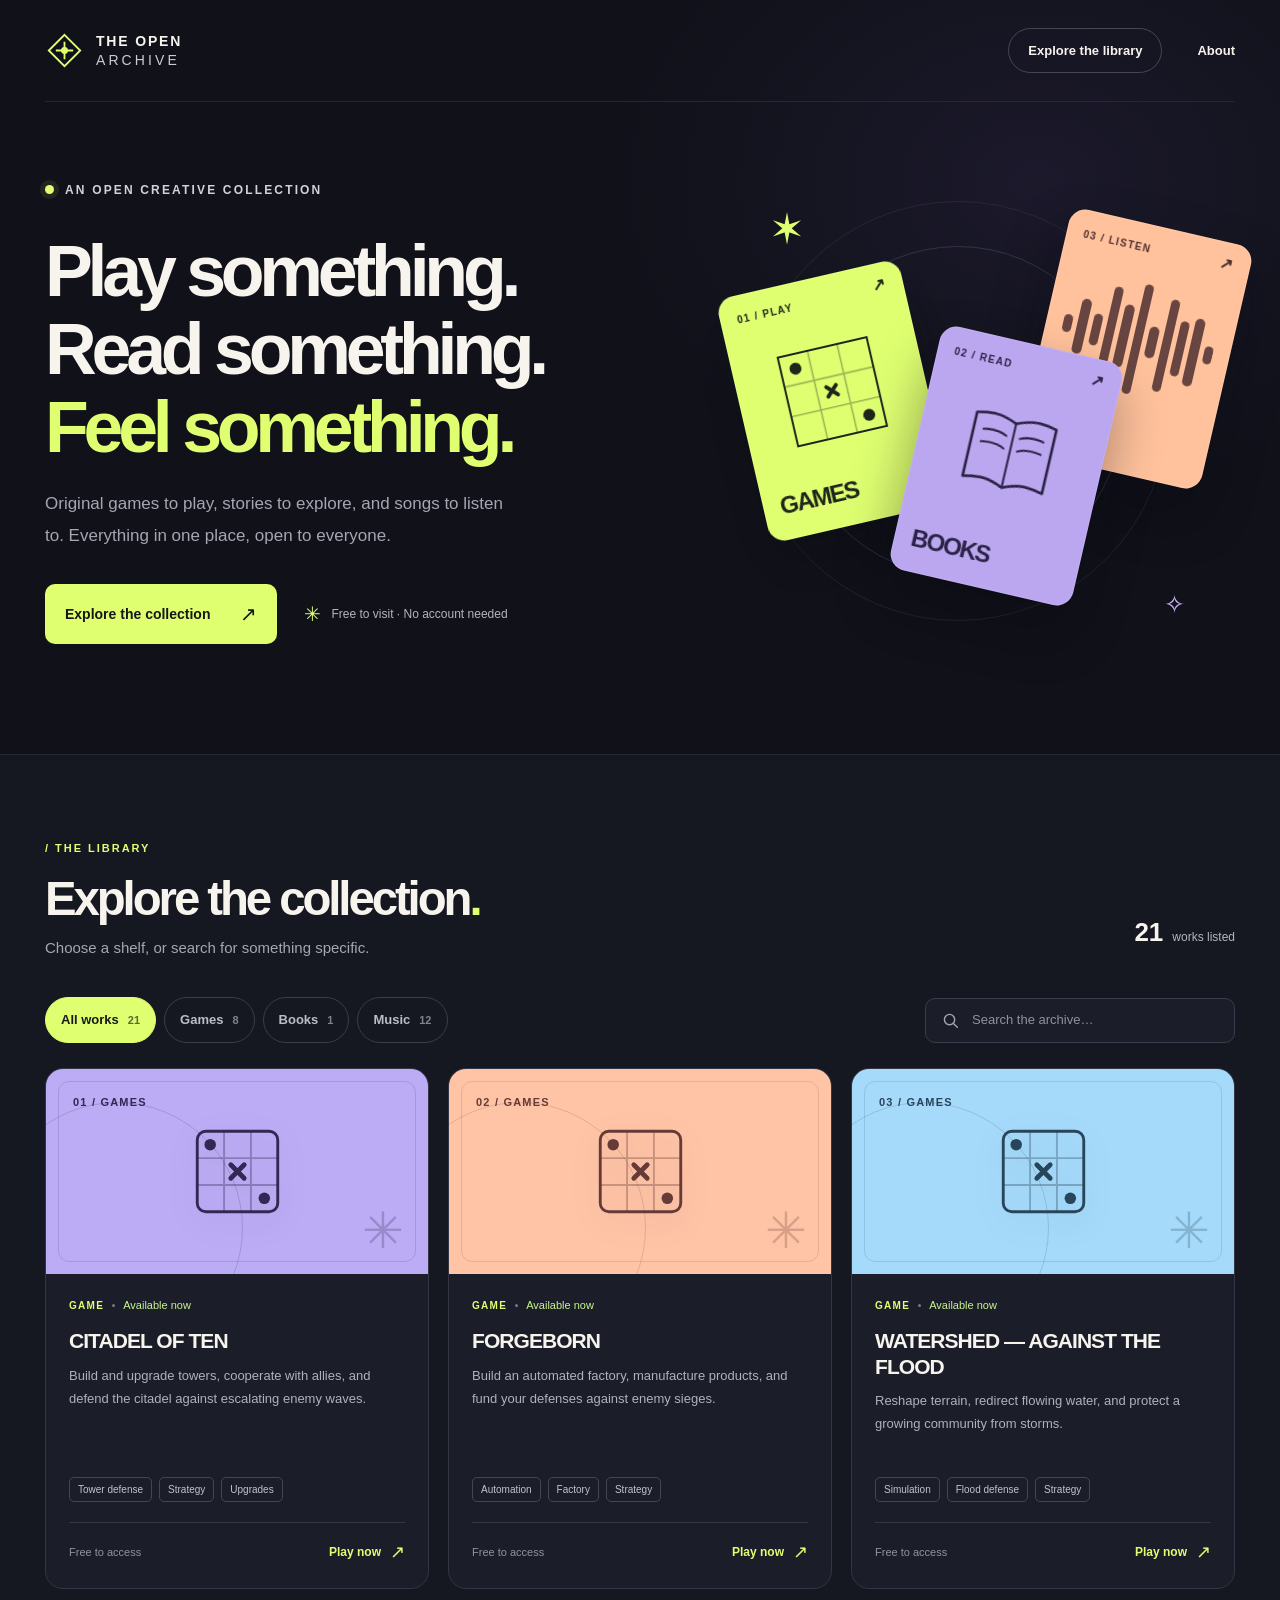
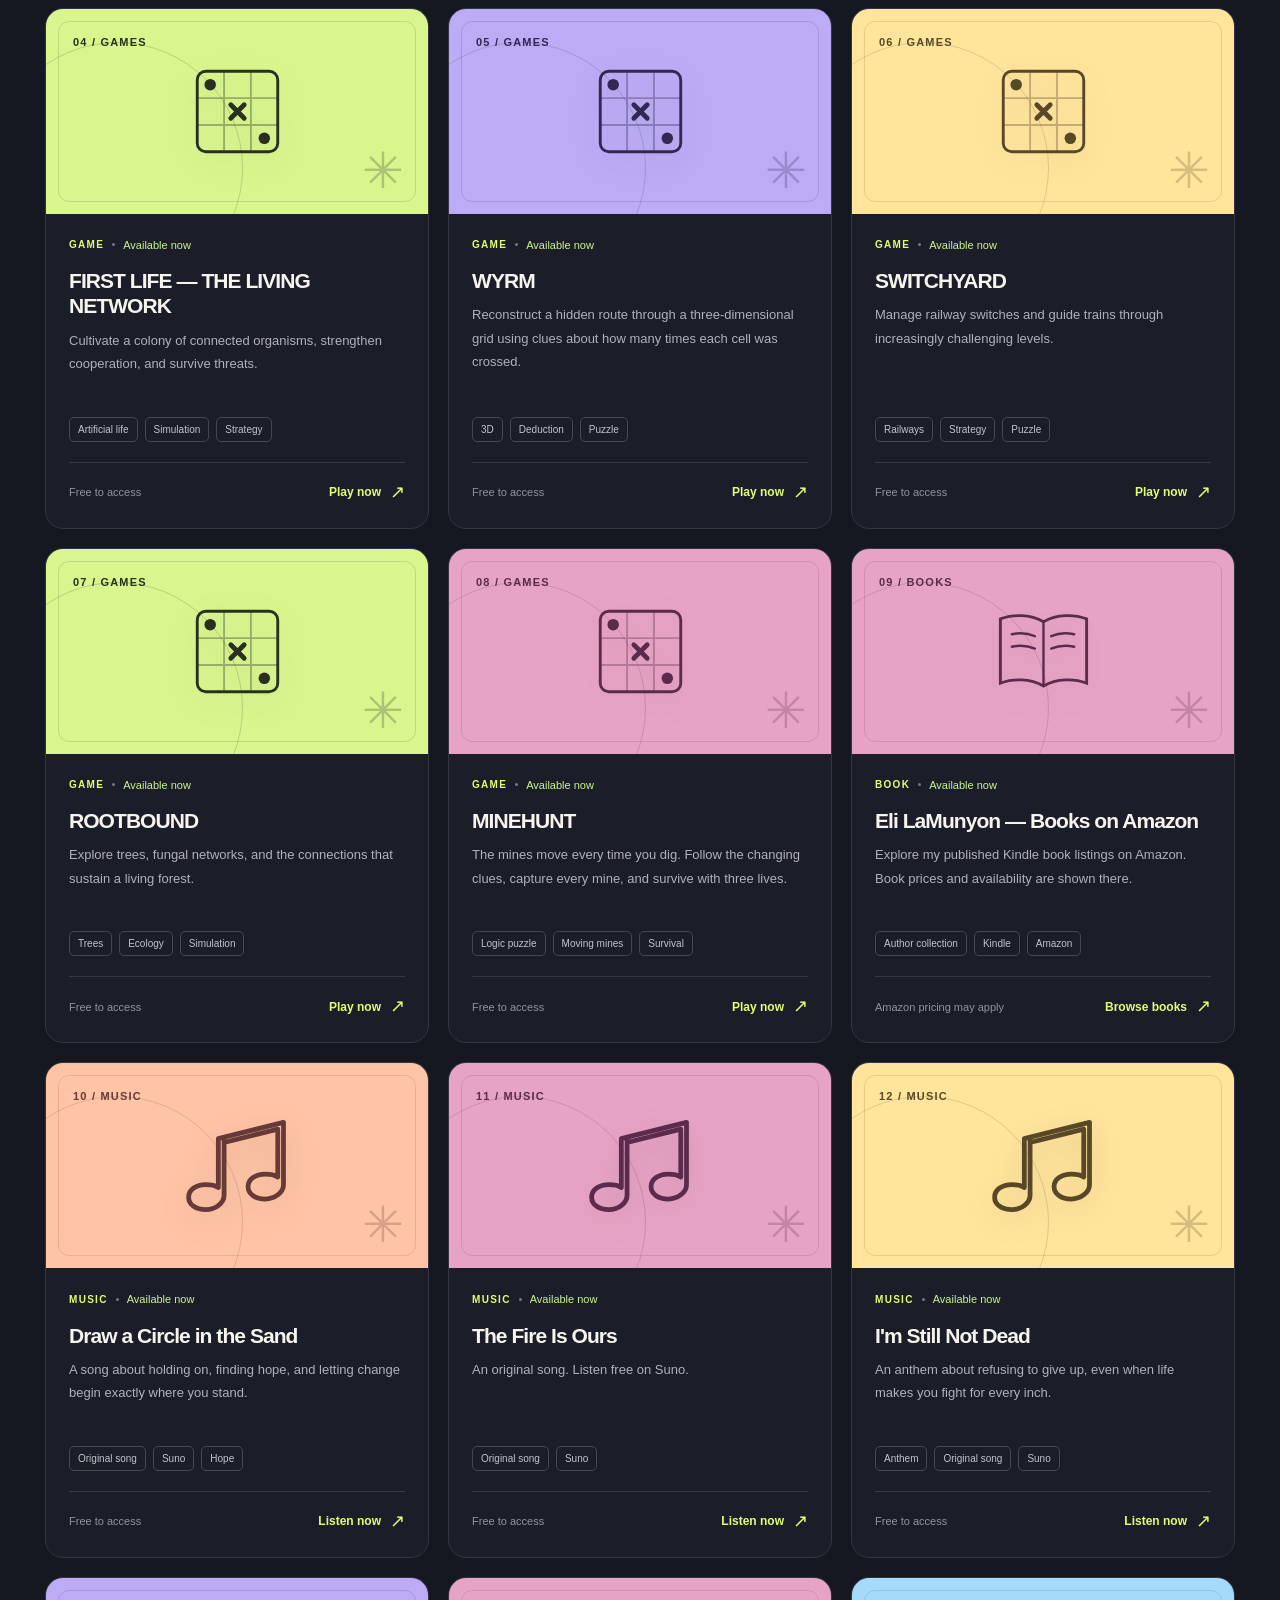
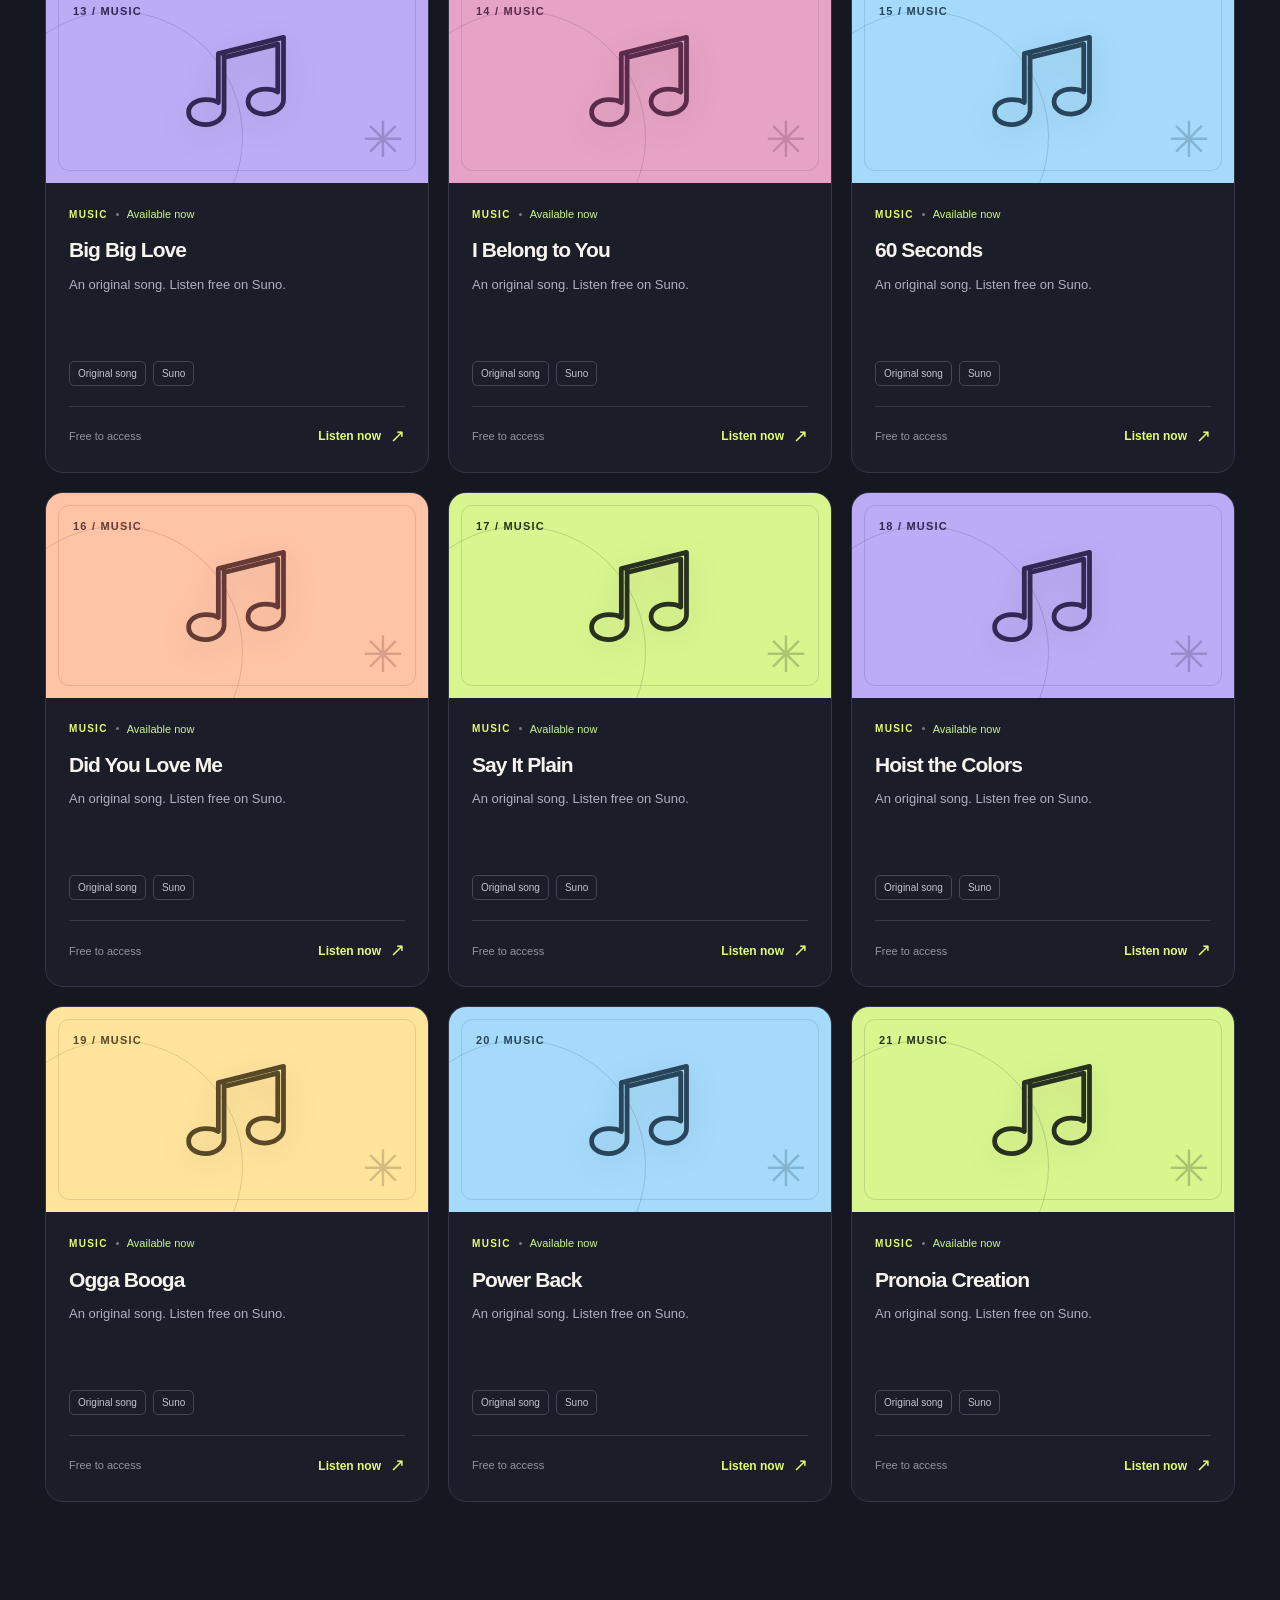
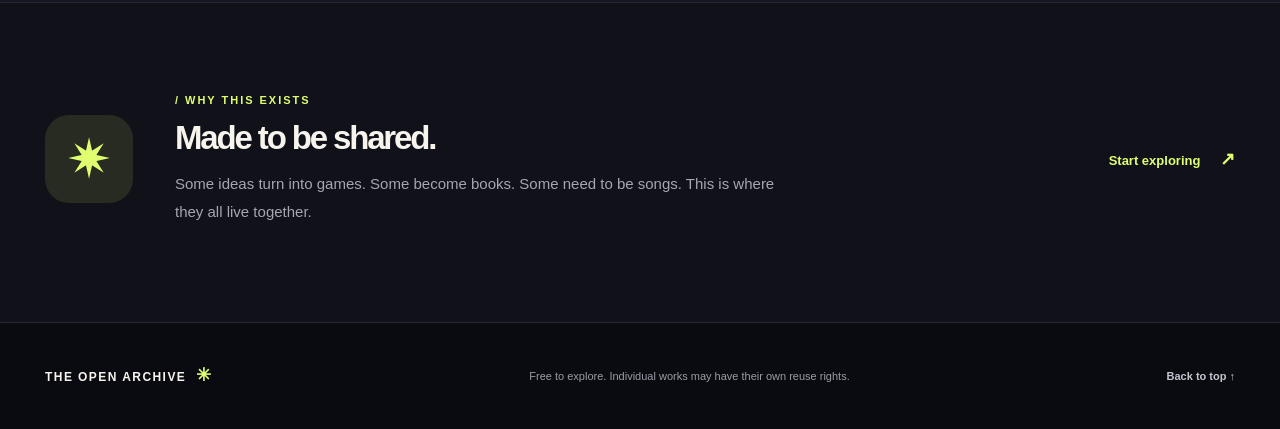
<file: index.html>
<!doctype html>
<html lang="en">
<head>
  <meta charset="utf-8">
  <meta name="viewport" content="width=device-width, initial-scale=1">
  <meta name="theme-color" content="#11121b">
  <meta name="description" content="A free-to-visit creative library of original games, books, and songs.">
  <title>The Open Archive — Games, Books & Music</title>
  <link rel="icon" type="image/svg+xml" href="assets/favicon.svg">
  <link rel="stylesheet" href="styles.css?v=20261110-books-fix3">
  <script src="catalog.js?v=20261124-playgama" defer></script>
  <script src="app.js?v=20261124-playgama" defer></script>
</head>
<body>
  <a class="skip-link" href="#collection">Skip to the collection</a>
  <div class="page-glow" aria-hidden="true"></div>

  <header class="site-header container">
    <a class="brand" href="./" aria-label="The Open Archive — home">
      <span class="brand-mark" aria-hidden="true">
        <svg viewBox="0 0 36 36" fill="none"><path d="M18 3.5 32.5 18 18 32.5 3.5 18 18 3.5Z" stroke="currentColor" stroke-width="1.7"/><path d="M18 10v16M10 18h16" stroke="currentColor" stroke-width="1.7"/><circle cx="18" cy="18" r="3.2" fill="currentColor"/></svg>
      </span>
      <span class="brand-text">THE OPEN<span>ARCHIVE</span></span>
    </a>
    <nav class="header-nav" aria-label="Main navigation">
      <a href="#collection">Explore the library</a>
      <a href="#about" class="nav-about">About</a>
    </nav>
  </header>

  <main>
    <section class="hero container" aria-labelledby="hero-title">
      <div class="hero-copy">
        <div class="eyebrow"><span class="eyebrow-dot" aria-hidden="true"></span> AN OPEN CREATIVE COLLECTION</div>
        <h1 id="hero-title">Play something.<br>Read something.<br><em>Feel something.</em></h1>
        <p class="hero-description" id="site-intro">A home for the games, stories, and music I create. Come in, explore, and find something worth keeping.</p>
        <div class="hero-actions">
          <a class="primary-button" href="#collection">Explore the collection <span aria-hidden="true">↗</span></a>
          <span class="free-note"><span class="free-note-star" aria-hidden="true">✳</span> Free to visit · No account needed</span>
        </div>
      </div>

      <div class="hero-art" aria-hidden="true">
        <div class="art-orbit orbit-back"></div>
        <div class="art-orbit orbit-front"></div>
        <div class="art-card art-games"><div class="art-card-top"><span>01 / PLAY</span><span>↗</span></div><svg viewBox="0 0 120 116" fill="none"><path d="M14 12H106V104H14V12Z" stroke="currentColor" stroke-width="2"/><path d="M44.7 12V104M75.3 12V104M14 42.7H106M14 73.3H106" stroke="currentColor" stroke-opacity=".34" stroke-width="1.6"/><path d="m55 52 10 10m0-10L55 62" stroke="currentColor" stroke-width="4" stroke-linecap="round"/><circle cx="29" cy="27" r="6" fill="currentColor"/><circle cx="91" cy="89" r="6" fill="currentColor"/></svg><strong>GAMES</strong></div>
        <div class="art-card art-music"><div class="art-card-top"><span>03 / LISTEN</span><span>↗</span></div><div class="wave-bars"><i></i><i></i><i></i><i></i><i></i><i></i><i></i><i></i><i></i><i></i><i></i></div><strong>MUSIC</strong></div>
        <div class="art-card art-books"><div class="art-card-top"><span>02 / READ</span><span>↗</span></div><svg viewBox="0 0 120 116" fill="none"><path d="M60 24c-15-7-27-7-41-3v66c14-4 26-4 41 3 15-7 27-7 41-3V21c-14-4-26-4-41 3Z" stroke="currentColor" stroke-width="2.7" stroke-linejoin="round"/><path d="M60 24v66M29 36c10-2 18-1 24 2M29 49c10-2 18-1 24 2M67 38c6-3 14-4 24-2M67 51c6-3 14-4 24-2" stroke="currentColor" stroke-width="2.1" stroke-linecap="round"/></svg><strong>BOOKS</strong></div>
        <div class="art-spark art-spark-one">✶</div><div class="art-spark art-spark-two">✧</div>
      </div>
    </section>

    <section class="library-section" id="collection" aria-labelledby="collection-title">
      <div class="container">
        <div class="section-heading">
          <div><div class="section-overline">/ THE LIBRARY</div><h2 id="collection-title">Explore the collection<span class="title-dot">.</span></h2><p>Choose a shelf, or search for something specific.</p></div>
          <div class="collection-count"><span id="visible-count">0</span><span id="count-word">works listed</span></div>
        </div>
        <div class="toolbar">
          <div class="filter-tabs" role="group" aria-label="Filter by type">
            <button class="filter is-active" data-filter="all" type="button" aria-pressed="true">All works <span id="count-all">0</span></button>
            <button class="filter" data-filter="games" type="button" aria-pressed="false">Games <span id="count-games">0</span></button>
            <button class="filter" data-filter="books" type="button" aria-pressed="false">Books <span id="count-books">0</span></button>
            <button class="filter" data-filter="music" type="button" aria-pressed="false">Music <span id="count-music">0</span></button>
          </div>
          <label class="search-box" for="search-input">
            <svg viewBox="0 0 24 24" fill="none" aria-hidden="true"><circle cx="10.8" cy="10.8" r="6.5" stroke="currentColor" stroke-width="1.8"/><path d="m16 16 4.6 4.6" stroke="currentColor" stroke-width="1.8" stroke-linecap="round"/></svg>
            <input id="search-input" type="search" placeholder="Search the archive…" autocomplete="off" aria-label="Search games, books, and music">
          </label>
        </div>
        <div class="books-shortcut" id="books-shortcut" hidden>
          <div class="books-shortcut-copy">
            <span class="books-shortcut-eyebrow">/ AUTHOR BOOKSHELF</span>
            <strong>Find my books on Amazon.</strong>
            <p>Browse my Kindle book listings. Amazon displays current prices and availability.</p>
          </div>
          <a href="https://www.amazon.com/s?k=eli+lamunyon&amp;i=digital-text" target="_blank" rel="noopener noreferrer">Browse books on Amazon <span aria-hidden="true">↗</span></a>
        </div>
        <div class="works-grid" id="works-grid" aria-live="polite"></div>
        <div class="empty-state" id="empty-state" hidden>
          <span class="empty-symbol" aria-hidden="true">✳</span>
          <h3 id="empty-title">Nothing on this shelf yet.</h3>
          <p id="empty-description">New work will appear here when it is added.</p>
          <button type="button" id="clear-filters">Show all works</button>
        </div>
      </div>
    </section>

    <section class="about-section container" id="about">
      <div class="about-icon" aria-hidden="true">✷</div>
      <div class="about-copy"><div class="section-overline">/ WHY THIS EXISTS</div><h2>Made to be shared.</h2><p id="about-text">Some ideas turn into games. Some become books. Some need to be songs. This is where they all live together.</p></div>
      <a href="#collection" class="about-link">Start exploring <span aria-hidden="true">↗</span></a>
    </section>
  </main>

  <footer class="site-footer"><div class="container footer-content"><div class="footer-brand">THE OPEN ARCHIVE <span>✳</span></div><p>Free to explore. Individual works may have their own reuse rights.</p><a href="#" id="back-to-top">Back to top ↑</a></div></footer>
</body>
</html>
</file>
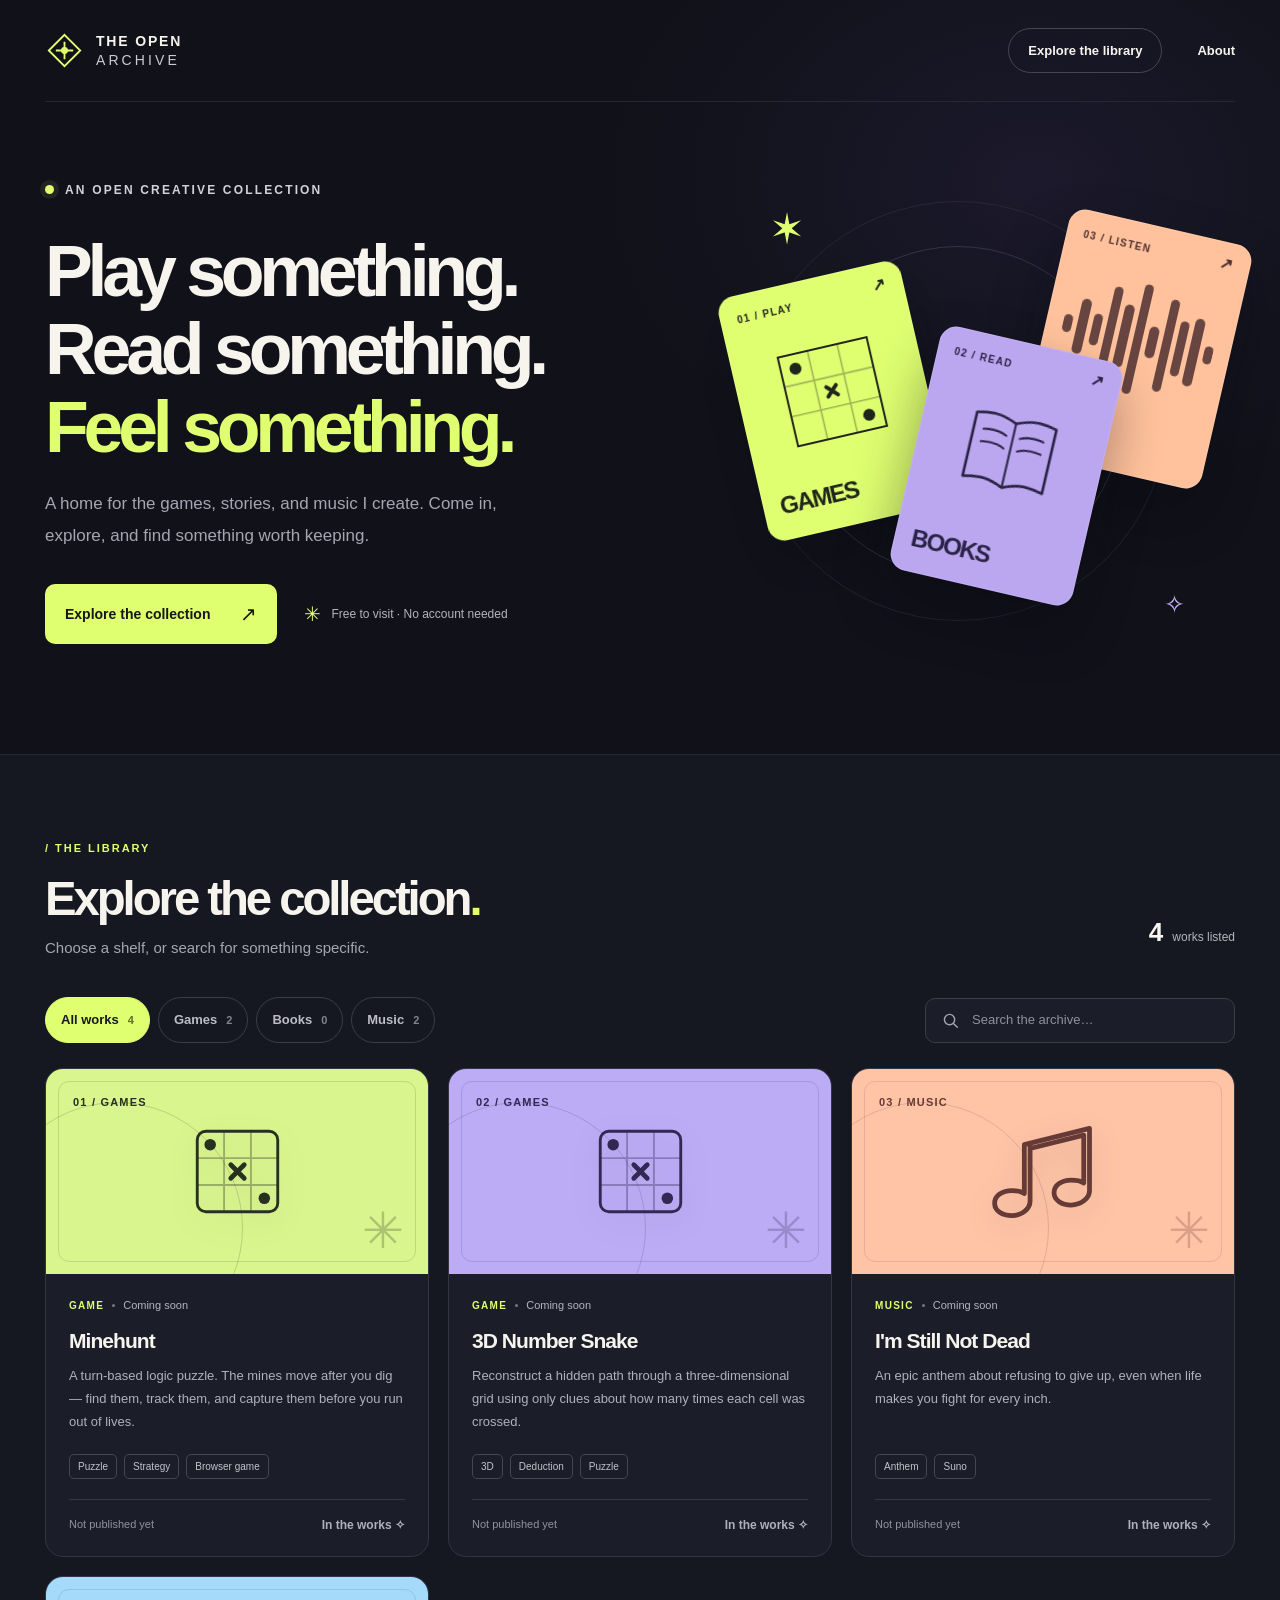
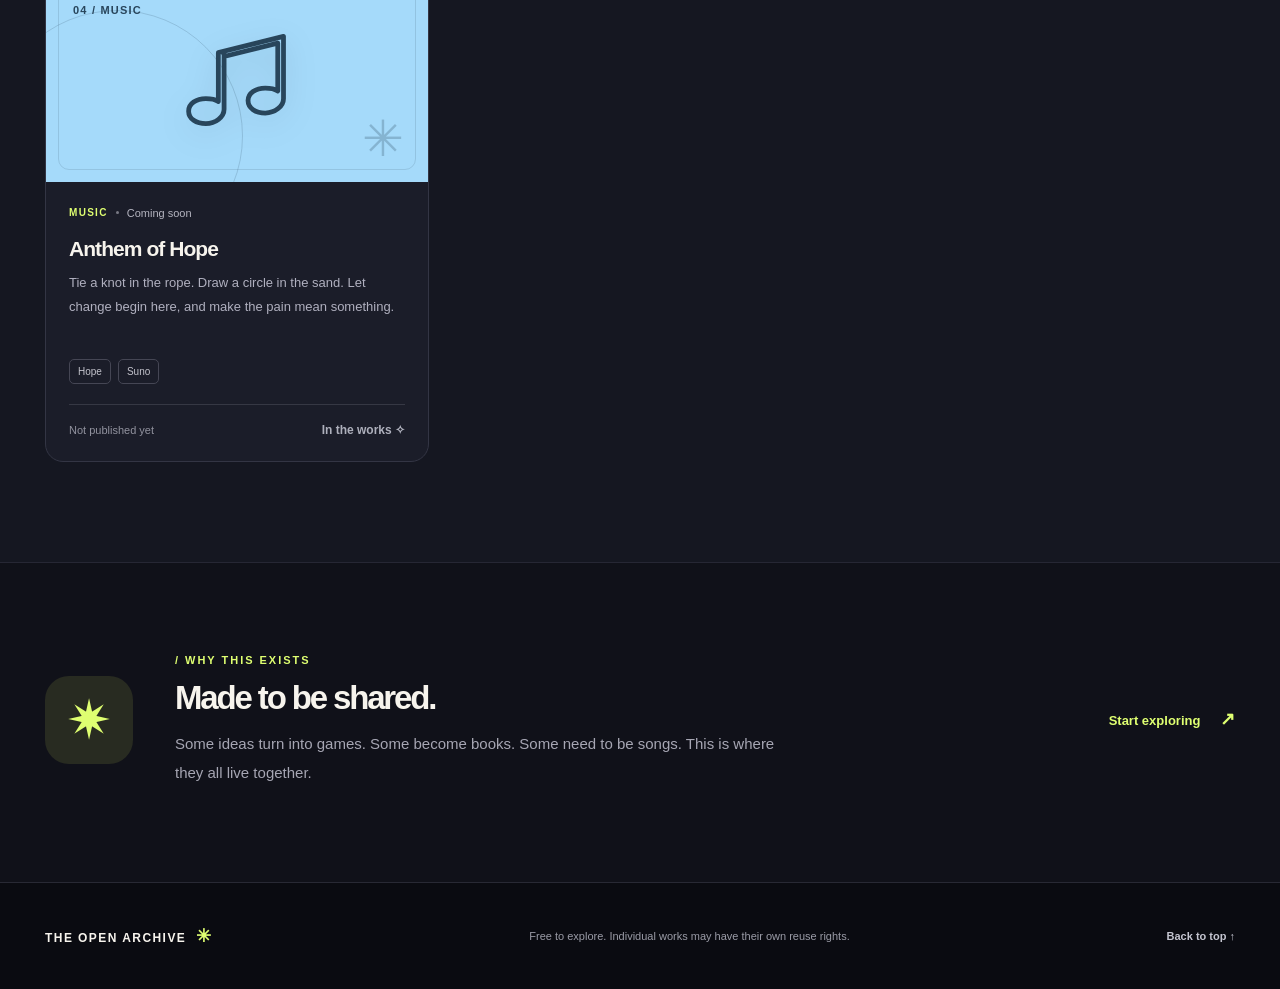
<file: open-archive-site/index.html>
<!doctype html>
<html lang="en">
<head>
  <meta charset="utf-8">
  <meta name="viewport" content="width=device-width, initial-scale=1">
  <meta name="theme-color" content="#11121b">
  <meta name="description" content="A free-to-visit creative library of original games, books, and songs.">
  <title>The Open Archive — Games, Books & Music</title>
  <link rel="icon" type="image/svg+xml" href="assets/favicon.svg">
  <link rel="stylesheet" href="styles.css">
  <script src="catalog.js" defer></script>
  <script src="app.js" defer></script>
</head>
<body>
  <a class="skip-link" href="#collection">Skip to the collection</a>
  <div class="page-glow" aria-hidden="true"></div>

  <header class="site-header container">
    <a class="brand" href="./" aria-label="The Open Archive — home">
      <span class="brand-mark" aria-hidden="true">
        <svg viewBox="0 0 36 36" fill="none"><path d="M18 3.5 32.5 18 18 32.5 3.5 18 18 3.5Z" stroke="currentColor" stroke-width="1.7"/><path d="M18 10v16M10 18h16" stroke="currentColor" stroke-width="1.7"/><circle cx="18" cy="18" r="3.2" fill="currentColor"/></svg>
      </span>
      <span class="brand-text">THE OPEN<span>ARCHIVE</span></span>
    </a>
    <nav class="header-nav" aria-label="Main navigation">
      <a href="#collection">Explore the library</a>
      <a href="#about" class="nav-about">About</a>
    </nav>
  </header>

  <main>
    <section class="hero container" aria-labelledby="hero-title">
      <div class="hero-copy">
        <div class="eyebrow"><span class="eyebrow-dot" aria-hidden="true"></span> AN OPEN CREATIVE COLLECTION</div>
        <h1 id="hero-title">Play something.<br>Read something.<br><em>Feel something.</em></h1>
        <p class="hero-description" id="site-intro">A home for the games, stories, and music I create. Come in, explore, and find something worth keeping.</p>
        <div class="hero-actions">
          <a class="primary-button" href="#collection">Explore the collection <span aria-hidden="true">↗</span></a>
          <span class="free-note"><span class="free-note-star" aria-hidden="true">✳</span> Free to visit · No account needed</span>
        </div>
      </div>

      <div class="hero-art" aria-hidden="true">
        <div class="art-orbit orbit-back"></div>
        <div class="art-orbit orbit-front"></div>
        <div class="art-card art-games"><div class="art-card-top"><span>01 / PLAY</span><span>↗</span></div><svg viewBox="0 0 120 116" fill="none"><path d="M14 12H106V104H14V12Z" stroke="currentColor" stroke-width="2"/><path d="M44.7 12V104M75.3 12V104M14 42.7H106M14 73.3H106" stroke="currentColor" stroke-opacity=".34" stroke-width="1.6"/><path d="m55 52 10 10m0-10L55 62" stroke="currentColor" stroke-width="4" stroke-linecap="round"/><circle cx="29" cy="27" r="6" fill="currentColor"/><circle cx="91" cy="89" r="6" fill="currentColor"/></svg><strong>GAMES</strong></div>
        <div class="art-card art-music"><div class="art-card-top"><span>03 / LISTEN</span><span>↗</span></div><div class="wave-bars"><i></i><i></i><i></i><i></i><i></i><i></i><i></i><i></i><i></i><i></i><i></i></div><strong>MUSIC</strong></div>
        <div class="art-card art-books"><div class="art-card-top"><span>02 / READ</span><span>↗</span></div><svg viewBox="0 0 120 116" fill="none"><path d="M60 24c-15-7-27-7-41-3v66c14-4 26-4 41 3 15-7 27-7 41-3V21c-14-4-26-4-41 3Z" stroke="currentColor" stroke-width="2.7" stroke-linejoin="round"/><path d="M60 24v66M29 36c10-2 18-1 24 2M29 49c10-2 18-1 24 2M67 38c6-3 14-4 24-2M67 51c6-3 14-4 24-2" stroke="currentColor" stroke-width="2.1" stroke-linecap="round"/></svg><strong>BOOKS</strong></div>
        <div class="art-spark art-spark-one">✶</div><div class="art-spark art-spark-two">✧</div>
      </div>
    </section>

    <section class="library-section" id="collection" aria-labelledby="collection-title">
      <div class="container">
        <div class="section-heading">
          <div><div class="section-overline">/ THE LIBRARY</div><h2 id="collection-title">Explore the collection<span class="title-dot">.</span></h2><p>Choose a shelf, or search for something specific.</p></div>
          <div class="collection-count"><span id="visible-count">0</span><span id="count-word">works listed</span></div>
        </div>
        <div class="toolbar">
          <div class="filter-tabs" role="group" aria-label="Filter by type">
            <button class="filter is-active" data-filter="all" type="button" aria-pressed="true">All works <span id="count-all">0</span></button>
            <button class="filter" data-filter="games" type="button" aria-pressed="false">Games <span id="count-games">0</span></button>
            <button class="filter" data-filter="books" type="button" aria-pressed="false">Books <span id="count-books">0</span></button>
            <button class="filter" data-filter="music" type="button" aria-pressed="false">Music <span id="count-music">0</span></button>
          </div>
          <label class="search-box" for="search-input">
            <svg viewBox="0 0 24 24" fill="none" aria-hidden="true"><circle cx="10.8" cy="10.8" r="6.5" stroke="currentColor" stroke-width="1.8"/><path d="m16 16 4.6 4.6" stroke="currentColor" stroke-width="1.8" stroke-linecap="round"/></svg>
            <input id="search-input" type="search" placeholder="Search the archive…" autocomplete="off" aria-label="Search games, books, and music">
          </label>
        </div>
        <div class="works-grid" id="works-grid" aria-live="polite"></div>
        <div class="empty-state" id="empty-state" hidden>
          <span class="empty-symbol" aria-hidden="true">✳</span>
          <h3 id="empty-title">Nothing on this shelf yet.</h3>
          <p id="empty-description">New work will appear here when it is added.</p>
          <button type="button" id="clear-filters">Show all works</button>
        </div>
      </div>
    </section>

    <section class="about-section container" id="about">
      <div class="about-icon" aria-hidden="true">✷</div>
      <div class="about-copy"><div class="section-overline">/ WHY THIS EXISTS</div><h2>Made to be shared.</h2><p id="about-text">Some ideas turn into games. Some become books. Some need to be songs. This is where they all live together.</p></div>
      <a href="#collection" class="about-link">Start exploring <span aria-hidden="true">↗</span></a>
    </section>
  </main>

  <footer class="site-footer"><div class="container footer-content"><div class="footer-brand">THE OPEN ARCHIVE <span>✳</span></div><p>Free to explore. Individual works may have their own reuse rights.</p><a href="#" id="back-to-top">Back to top ↑</a></div></footer>
</body>
</html>
</file>
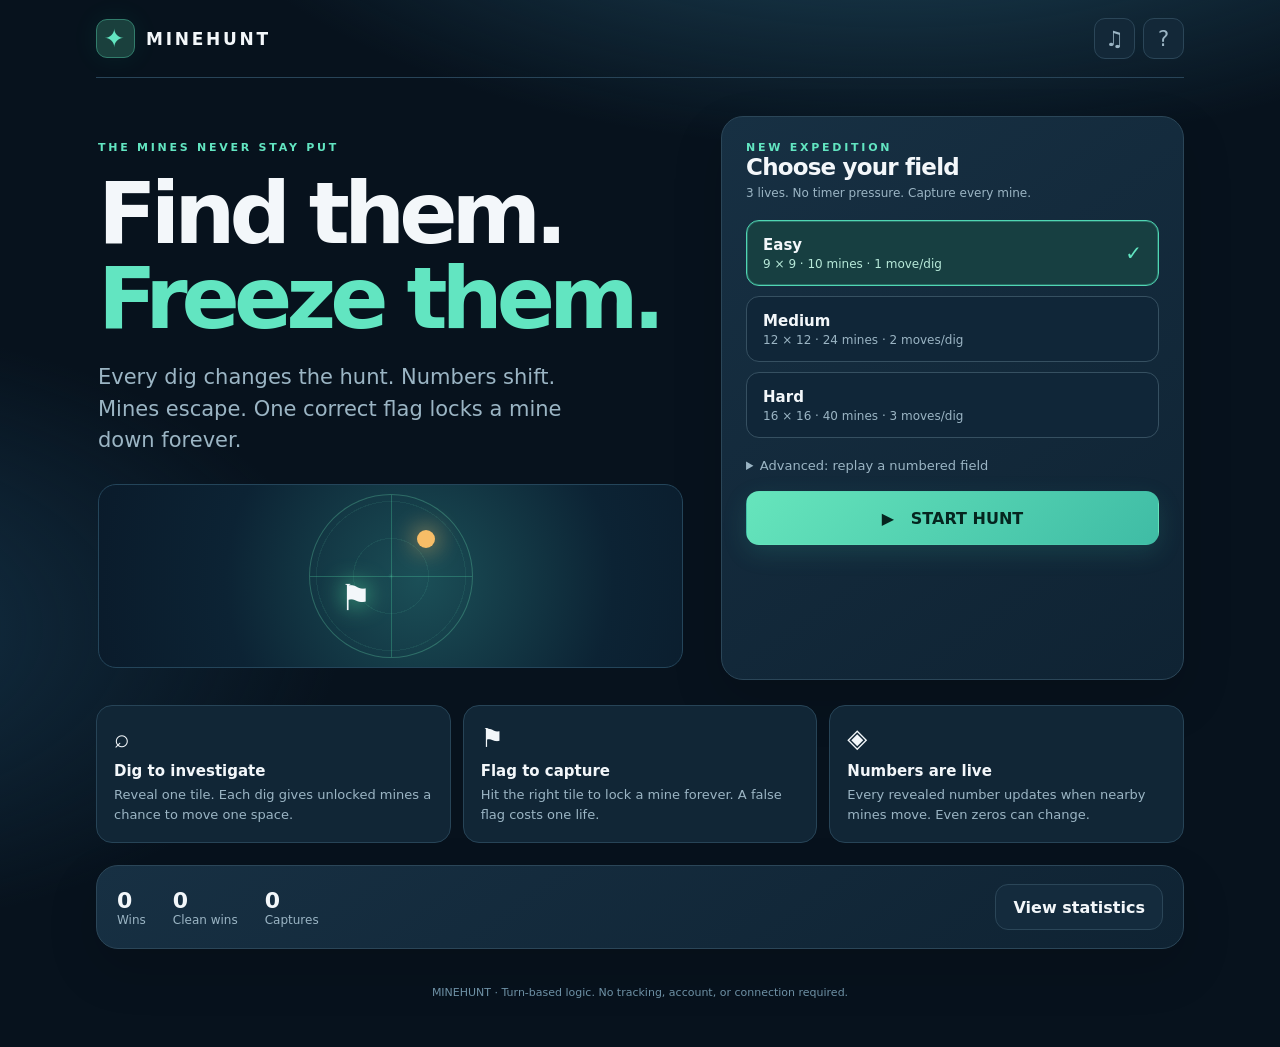
<file: games/minehunt/index.html>
<!doctype html>
<html lang="en">
<head>
<meta charset="utf-8">
<meta name="viewport" content="width=device-width,initial-scale=1,maximum-scale=5,viewport-fit=cover">
<meta name="theme-color" content="#07121d">
<meta name="description" content="Minehunt: hunt moving mines with live clues, limited lives, and permanent captures.">
<style>
:root{font-family:Inter,ui-sans-serif,system-ui,-apple-system,BlinkMacSystemFont,"Segoe UI",sans-serif;color-scheme:dark;--bg:#07121d;--panel:#122334;--panel-soft:#172b3d;--border:#2b4658;--ink:#f3f7fa;--muted:#9bb5c4;--teal:#62e5c1;--gold:#f7bd67;--danger:#ff6c83;--tile:#25445c;--cell:39px}
*{box-sizing:border-box}html{min-height:100%;background:var(--bg)}body{margin:0;min-height:100vh;background:radial-gradient(ellipse 80% 45% at 70% -18%,#235269 0%,transparent 72%),radial-gradient(ellipse 55% 35% at -20% 60%,#15354b 0%,transparent 85%),var(--bg);color:var(--ink)}[hidden]{display:none!important}button,input{font:inherit}button{cursor:pointer}button:focus-visible,input:focus-visible{outline:3px solid var(--gold);outline-offset:3px}button:disabled{cursor:default;opacity:.55}button:hover:not(:disabled){filter:brightness(1.09)}.shell{width:min(1120px,100%);margin:0 auto;padding:0 16px 48px}.topbar{height:78px;display:flex;align-items:center;justify-content:space-between;border-bottom:1px solid #284458;gap:12px}.brand{display:flex;align-items:center;gap:11px;color:var(--ink);font-weight:900;letter-spacing:.16em;font-size:17px}.brand-icon{height:39px;width:39px;display:grid;place-items:center;border-radius:11px;background:#1a403d;border:1px solid #327d6c;color:var(--teal);font-size:25px;box-shadow:0 0 28px #2bf8af12}.top-actions{display:flex;align-items:center;gap:8px}.icon-button{width:41px;height:41px;display:inline-grid;place-items:center;border:1px solid var(--border);border-radius:11px;color:var(--muted);background:#132838;font-size:21px}.eyebrow{text-transform:uppercase;font-size:11px;font-weight:900;letter-spacing:.25em;color:var(--teal)}.home{padding:38px 0 10px}.home-grid{display:grid;grid-template-columns:minmax(0,1.1fr) minmax(295px,.85fr);gap:26px;align-items:stretch}.hero{padding:20px 12px 12px 2px}.hero h1{font-size:clamp(47px,8vw,86px);line-height:.99;letter-spacing:-.07em;margin:16px 0 19px;max-width:580px}.hero h1 span{color:var(--teal)}.hero p{font-size:clamp(17px,2vw,21px);line-height:1.5;color:var(--muted);max-width:510px}.hero-visual{height:184px;display:flex;align-items:center;justify-content:center;margin-top:27px;position:relative;overflow:hidden;border-radius:18px;border:1px solid #24455a;background:radial-gradient(circle at 55% 52%,#1b4f57 0,#0c2334 58%,#0a1b2b 100%)}.radar{position:relative;width:164px;height:164px;border-radius:50%;border:1px solid #6cdfb04d;background:radial-gradient(circle,#5bdfb110 0 2px,transparent 3px),repeating-radial-gradient(circle,#5fd0ac18 0 1px,transparent 1px 37px)}.radar:before,.radar:after{content:"";position:absolute;background:#54dda94a}.radar:before{height:1px;width:100%;top:50%}.radar:after{width:1px;height:100%;left:50%}.radar-dot{position:absolute;width:18px;height:18px;border-radius:50%;background:var(--gold);box-shadow:0 0 25px var(--gold);top:35px;left:107px}.radar-flag{position:absolute;font-size:36px;top:82px;left:30px;filter:drop-shadow(0 0 12px #58e9a4)}.card{border:1px solid var(--border);border-radius:22px;background:linear-gradient(145deg,#173043,#0f2333);box-shadow:0 20px 50px #00000025}.setup{padding:24px}.card-title{font-size:23px;font-weight:850;letter-spacing:-.035em;margin:0 0 6px}.muted{color:var(--muted)}.small{font-size:12px}.difficulty-list{display:grid;gap:10px;margin:20px 0}.difficulty{display:flex;align-items:center;justify-content:space-between;gap:12px;text-align:left;width:100%;padding:14px 16px;border:1px solid #365061;border-radius:13px;background:#102638;color:var(--ink)}.difficulty.active{border-color:#50d6b3;background:#173f41;box-shadow:inset 0 0 0 1px #50d6b350}.difficulty .diff-title{font-weight:800;font-size:15px}.difficulty .diff-meta{color:var(--muted);font-size:12px;margin-top:3px}.difficulty.active .diff-meta{color:#b7e9d9}.difficulty .tick{font-size:20px;color:var(--teal);opacity:0}.difficulty.active .tick{opacity:1}.btn{display:inline-flex;justify-content:center;align-items:center;gap:9px;padding:12px 17px;border:1px solid transparent;border-radius:13px;font-weight:850;color:var(--ink);background:#1c3648;min-height:46px}.btn.primary{background:linear-gradient(135deg,#66e5bc,#3fbca5);color:#05251f;box-shadow:0 8px 25px #35bba22a}.btn.secondary{border-color:var(--border);background:#142b3d}.btn.outline{border:1px solid #397c73;background:transparent;color:var(--teal)}.btn.ghost{border-color:transparent;background:transparent;color:var(--muted)}.btn.danger{background:#71283c;color:#fff;border-color:#a8445c}.btn.full{width:100%}.btn.big{min-height:54px;font-size:16px}.btn:active:not(:disabled){transform:translateY(1px)}.seed-details{margin:12px 0 18px;color:var(--muted);font-size:13px}.seed-details summary{cursor:pointer}.seed-input{margin-top:9px;width:100%;padding:10px 12px;border-radius:9px;border:1px solid var(--border);background:#091b2a;color:var(--ink)}.quick-rules{display:grid;grid-template-columns:repeat(3,minmax(0,1fr));gap:12px;margin-top:25px}.rule-card{padding:17px;background:#112636;border:1px solid #274457;border-radius:16px}.rule-card .rule-icon{font-size:26px}.rule-card h3{font-size:15px;margin:9px 0 5px}.rule-card p{font-size:13px;line-height:1.55;color:var(--muted);margin:0}.stats-box{margin-top:22px;padding:18px 20px;display:flex;flex-wrap:wrap;justify-content:space-between;align-items:center;gap:15px}.stat-preview{display:flex;gap:27px}.stat-preview strong{font-size:22px;display:block}.stat-preview span{display:block;color:var(--muted);font-size:12px}.section-heading{display:flex;align-items:center;gap:12px;justify-content:space-between;margin:19px 0}.section-heading h2{font-size:23px;margin:0}.game{padding-top:13px}.game-header{display:flex;align-items:center;justify-content:space-between;gap:12px;flex-wrap:wrap}.crumb{font-size:11px;text-transform:uppercase;letter-spacing:.2em;color:var(--muted);font-weight:800}.game-title{font-size:28px;font-weight:950;margin:3px 0 0;letter-spacing:-.045em}.game-meta{font-size:12px;color:var(--muted);margin-top:4px}.game-header-buttons{display:flex;gap:7px}.dashboard{display:grid;grid-template-columns:1.1fr 1fr 1fr 1fr;gap:10px;margin:18px 0 14px}.metric{background:#142b3c;border:1px solid #2c475a;border-radius:14px;padding:13px 14px;min-height:79px}.metric .caption{font-size:10px;letter-spacing:.08em;text-transform:uppercase;color:#9cbbca;font-weight:850;margin-bottom:7px}.metric .value{font-size:23px;font-weight:850;line-height:1.2}.metric .value.heart{color:var(--danger);letter-spacing:3px;white-space:nowrap;font-size:21px}.metric .value .dim{color:#3d5364}.play-layout{display:grid;grid-template-columns:minmax(0,1fr) 240px;gap:16px;align-items:start}.board-card{min-width:0;padding:13px;border:1px solid #2d5062;border-radius:18px;background:#0e2232;box-shadow:0 22px 55px #0000002f}.board-top{display:flex;justify-content:space-between;gap:12px;align-items:center;padding:4px 5px 12px}.board-label{font-size:12px;color:var(--muted);font-weight:750}.zoom{display:flex;gap:6px;align-items:center}.zoom button{height:31px;width:31px;border-radius:9px;border:1px solid #3b5669;background:#21384b;color:white;font-size:20px}.board-scroll{overflow:auto;max-height:min(66vh,700px);border-radius:11px;overscroll-behavior:contain;touch-action:pan-x pan-y;background:#071a28;padding:9px;scrollbar-color:#4b6a7d #0b1d2b}.board-grid{display:grid;grid-template-columns:repeat(var(--cols),var(--cell));gap:3px;width:max-content;margin:0 auto;user-select:none}.tile{width:var(--cell);height:var(--cell);padding:0;display:grid;place-items:center;border-radius:7px;border:1px solid #4a6b7c;background:linear-gradient(145deg,#305571,#1c3a52);color:white;font-size:calc(var(--cell) * .57);font-weight:950;font-variant-numeric:tabular-nums;font-family:ui-sans-serif,system-ui,sans-serif;box-shadow:inset 0 2px 0 #6a92aa30,0 2px 0 #071c2d;line-height:1}.tile.covered:hover{background:linear-gradient(145deg,#3a6782,#2a5069)}.tile.revealed{background:#dce9e9;border:1px solid #9fbabb;box-shadow:inset 0 1px 2px #516b7a3a;cursor:default}.tile.zero{color:#a8bdbf;font-size:calc(var(--cell)*.39)}.tile.num1{color:#1970bc}.tile.num2{color:#218a5c}.tile.num3{color:#d34c47}.tile.num4{color:#574fbb}.tile.num5{color:#ad4d24}.tile.num6{color:#00838a}.tile.num7{color:#293445}.tile.num8{color:#6b757f}.tile.locked{background:#1f514d;color:#64ffd2;border:1px solid #3edaaf;font-size:calc(var(--cell)*.58);text-shadow:0 0 13px #64ffd299;box-shadow:inset 0 0 0 1px #a6ffe734}.tile.unlocked-reveal{background:#4d2635;border-color:#d95375;color:#ffb1ba}.tile.revealed:focus-visible,.tile.covered:focus-visible{outline-offset:-2px}.tile.scouted{outline:3px solid var(--gold);outline-offset:-3px;box-shadow:0 0 0 2px #ffd17a65,0 0 22px #ffba3f80;animation:scoutGlow .9s ease-in-out infinite alternate}.tile.changed{animation:countPulse .55s ease-out}.tile.hit{animation:hitPulse .48s ease-out}.tile.wrong{animation:wrongFlag .38s ease-out}.board-footer{display:flex;align-items:center;justify-content:space-between;padding:12px 6px 0;font-size:11px;color:var(--muted);gap:12px}.controls{padding:18px;display:grid;gap:15px}.control-heading{text-transform:uppercase;letter-spacing:.13em;font-size:11px;font-weight:850;color:var(--muted)}.mode-switch{display:grid;grid-template-columns:1fr 1fr;gap:8px}.mode-btn{border:1px solid #3d5b6d;border-radius:13px;background:#102b3d;color:#bdced7;padding:16px 8px 14px;font-size:15px;font-weight:850;display:grid;justify-items:center;gap:7px;min-height:85px}.mode-btn .mode-icon{font-size:25px}.mode-btn.active{border-color:#68e7c2;background:#1a5149;color:#b8ffe9;box-shadow:0 0 0 1px #53dca850 inset}.mode-btn.flag-active{border-color:#f6bd6f;background:#55412e;color:#ffe2ad;box-shadow:0 0 0 1px #f5c78269 inset}.scout-btn{width:100%}.notice{padding:12px 13px;background:#102c3b;border:1px solid #285268;border-radius:12px;color:#c3dbe3;min-height:65px;font-size:13px;line-height:1.5}.notice.good{border-color:#248b76;color:#aeffda}.notice.bad{border-color:#b64a64;color:#ffc4ce}.legend{display:grid;gap:10px;color:var(--muted);font-size:12px}.legend-row{display:flex;gap:9px;align-items:center}.legend-swatch{display:inline-grid;place-items:center;width:27px;height:27px;border-radius:7px;flex:none;background:#dce9e9;color:#1d71b0;font-weight:900}.legend-swatch.flag{background:#24564e;color:#65ffd0}.legend-swatch.hide{background:#2c516c;color:white}.game-foot-actions{display:grid;grid-template-columns:1fr 1fr;gap:8px}.modal-backdrop{position:fixed;inset:0;z-index:30;background:#020911c9;display:grid;place-items:center;padding:16px;backdrop-filter:blur(7px)}.modal{width:min(490px,100%);max-height:min(90vh,820px);overflow:auto;border:1px solid #376075;border-radius:22px;background:linear-gradient(145deg,#1b3649,#102334);padding:26px;box-shadow:0 30px 100px #000b}.modal h2{font-size:30px;line-height:1.12;margin:4px 0 9px;letter-spacing:-.035em}.modal h3{margin:20px 0 5px;font-size:16px}.modal p,.modal li{line-height:1.55;color:#c0d5dc;font-size:14px}.modal ul{padding-left:22px}.modal-actions{display:flex;gap:9px;flex-wrap:wrap;margin-top:22px}.modal-actions .btn{flex:1}.result-symbol{display:grid;place-items:center;width:68px;height:68px;border-radius:19px;background:#195444;color:#69f6c9;font-size:37px;margin-bottom:12px}.result-symbol.loss{background:#602b3b;color:#ffa8b5}.result-grid{display:grid;grid-template-columns:1fr 1fr;gap:9px;margin-top:17px}.result-grid .metric{min-height:70px}.stats-table{display:grid;gap:10px;margin-top:17px}.stats-row{background:#132f40;padding:12px 14px;border-radius:12px;border:1px solid #294a5d}.stats-row strong{display:block;margin-bottom:6px}.stats-numbers{color:#a9c7d4;font-size:12px;line-height:1.65}.stat-tag{color:var(--teal);font-weight:850}.footer-note{text-align:center;font-size:11px;color:#6e91a5;margin-top:27px}.pill{border:1px solid #477166;color:var(--teal);padding:5px 8px;border-radius:99px;font-size:11px;font-weight:800}.settings-control{display:flex;align-items:center;justify-content:space-between;margin:15px 0;padding:12px;background:#102b3d;border-radius:12px}.toggle{accent-color:#59e0b8;width:21px;height:21px}.tutorial-grid{display:grid;grid-template-columns:repeat(3,36px);gap:3px;margin:12px auto;width:max-content}.tutorial-cell{height:36px;width:36px;border-radius:5px;display:grid;place-items:center;background:#dce9e9;color:#1970bc;font-size:20px;font-weight:850}.tutorial-cell.cover{background:#284d68;color:#fff}.tutorial-cell.flag{background:#1f514d;color:#64ffd2}@keyframes countPulse{0%{background:#f9d58f;transform:scale(1.13);box-shadow:0 0 20px #ffd26a}100%{transform:scale(1);box-shadow:inset 0 1px 2px #516b7a3a}}@keyframes hitPulse{0%{background:#e95263;transform:scale(1.2)}60%{background:#a92c46}100%{transform:scale(1);background:#25445c}}@keyframes wrongFlag{0%,100%{transform:translateX(0)}22%,67%{transform:translateX(-3px)}45%,85%{transform:translateX(3px)}}@keyframes scoutGlow{to{box-shadow:0 0 1px #ffc14a,0 0 8px #ffbd4c90}}@media (max-width:780px){.shell{padding:0 12px 30px}.home-grid{grid-template-columns:1fr;gap:15px}.hero{padding:15px 4px 0}.hero h1{font-size:clamp(50px,12vw,74px);margin:11px 0}.hero-visual{height:115px;margin-top:16px}.radar{transform:scale(.65)}.quick-rules{grid-template-columns:1fr}.rule-card{display:grid;grid-template-columns:35px 1fr;gap:0 12px}.rule-card .rule-icon{grid-row:span 2}.rule-card h3{margin:0 0 4px}.setup{padding:20px}.play-layout{grid-template-columns:1fr}.controls{grid-template-columns:1fr 1fr;gap:12px;align-items:start}.controls .notice,.controls .legend,.controls .game-foot-actions{grid-column:1/-1}.controls{padding:12px}.board-scroll{max-height:58vh}.dashboard{gap:6px}.metric{padding:10px 9px;min-height:68px}.metric .value{font-size:19px}.metric .value.heart{font-size:17px;letter-spacing:1px}.metric .caption{font-size:9px}.topbar{height:64px}.game-title{font-size:24px}}@media (max-width:440px){.shell{padding-left:9px;padding-right:9px}.brand{letter-spacing:.11em;font-size:14px}.top-actions{gap:5px}.icon-button{width:36px;height:36px}.board-card{padding:7px}.board-scroll{padding:5px}.dashboard{margin:12px 0 10px}.metric .value{font-size:17px}.metric .value.heart{font-size:15px}.mode-btn{min-height:72px;padding:11px 5px}.controls{grid-template-columns:1fr 1fr}.scout-btn{min-height:73px}.card-title{font-size:21px}.game-header-buttons .btn{padding:7px 9px;min-height:39px;font-size:12px}.board-footer{font-size:10px}}@media (prefers-reduced-motion:reduce){*,*:before,*:after{animation:none!important;transition:none!important;scroll-behavior:auto!important}}

</style>
<title>Minehunt — Play Offline</title>
</head>
<body>
<div class="shell">
<header class="topbar">
  <div class="brand"><span class="brand-icon" aria-hidden="true">✦</span><span>MINEHUNT</span></div>
  <div class="top-actions"><button class="icon-button" id="sound-top" title="Toggle sound" aria-label="Toggle sound">♫</button><button class="icon-button" id="help-top" title="How to play" aria-label="How to play">?</button></div>
</header>
<main>
  <section id="home-screen" class="home">
    <div class="home-grid">
      <div class="hero">
        <span class="eyebrow">The mines never stay put</span>
        <h1>Find them.<br><span>Freeze them.</span></h1>
        <p>Every dig changes the hunt. Numbers shift. Mines escape. One correct flag locks a mine down forever.</p>
        <div class="hero-visual" aria-hidden="true"><div class="radar"><span class="radar-dot"></span><span class="radar-flag">⚑</span></div></div>
      </div>
      <div class="card setup">
        <div class="eyebrow">New expedition</div><h2 class="card-title">Choose your field</h2><div class="muted small">3 lives. No timer pressure. Capture every mine.</div>
        <div class="difficulty-list" id="difficulty-list">
          <button class="difficulty active" data-diff="easy" aria-pressed="true"><span><span class="diff-title">Easy</span><span class="diff-meta" style="display:block">9 × 9 · 10 mines · 1 move/dig</span></span><span class="tick">✓</span></button>
          <button class="difficulty" data-diff="medium" aria-pressed="false"><span><span class="diff-title">Medium</span><span class="diff-meta" style="display:block">12 × 12 · 24 mines · 2 moves/dig</span></span><span class="tick">✓</span></button>
          <button class="difficulty" data-diff="hard" aria-pressed="false"><span><span class="diff-title">Hard</span><span class="diff-meta" style="display:block">16 × 16 · 40 mines · 3 moves/dig</span></span><span class="tick">✓</span></button>
        </div>
        <details class="seed-details"><summary>Advanced: replay a numbered field</summary><label for="seed-input">Optional seed (whole number)</label><input class="seed-input" id="seed-input" type="number" step="1" placeholder="Leave blank for random field" inputmode="numeric"></details>
        <button class="btn primary big full" id="start-btn">▶ &nbsp; START HUNT</button>
        <div id="resume-line" style="margin-top:10px" hidden><button class="btn secondary full" id="resume-saved">↻ Continue saved game</button></div>
      </div>
    </div>
    <div class="quick-rules">
      <article class="rule-card"><div class="rule-icon">⌕</div><h3>Dig to investigate</h3><p>Reveal one tile. Each dig gives unlocked mines a chance to move one space.</p></article>
      <article class="rule-card"><div class="rule-icon">⚑</div><h3>Flag to capture</h3><p>Hit the right tile to lock a mine forever. A false flag costs one life.</p></article>
      <article class="rule-card"><div class="rule-icon">◈</div><h3>Numbers are live</h3><p>Every revealed number updates when nearby mines move. Even zeros can change.</p></article>
    </div>
    <div class="card stats-box"><div class="stat-preview" id="home-stats"><div><strong>0</strong><span>Wins</span></div><div><strong>0</strong><span>Clean wins</span></div><div><strong>0</strong><span>Captures</span></div></div><button class="btn secondary" id="stats-open">View statistics</button></div>
  </section>
  <section id="game-screen" class="game" hidden>
    <div class="game-header"><div><div class="crumb">Active field / <span id="game-diff">Easy</span></div><div class="game-title">The Hunt Is On</div><div class="game-meta">Field seed <span id="seed-display">—</span> · Every dig moves mines</div></div><div class="game-header-buttons"><button class="btn secondary" id="restart-btn">↻ Restart</button><button class="btn secondary" id="pause-btn">Ⅱ Pause</button></div></div>
    <div class="dashboard"><div class="metric"><div class="caption">Lives</div><div class="value heart" id="lives-value">♥ ♥ ♥</div></div><div class="metric"><div class="caption">Captured</div><div class="value" id="captured-value">0 / 10</div></div><div class="metric"><div class="caption">Moving</div><div class="value" id="moving-value">10</div></div><div class="metric"><div class="caption">Elapsed</div><div class="value" id="timer-value">0:00</div></div></div>
    <div class="play-layout"><div class="board-card"><div class="board-top"><div class="board-label"><span class="pill" id="move-rate">1 move / dig</span></div><div class="zoom"><span class="small muted">Zoom</span><button id="zoom-out" aria-label="Zoom out">−</button><button id="zoom-in" aria-label="Zoom in">+</button></div></div><div class="board-scroll" id="board-scroll"><div class="board-grid" id="board-grid" role="grid" aria-label="Minehunt game grid"></div></div><div class="board-footer"><span>Tap a tile to <strong id="action-label">DIG</strong></span><span><span id="digs-value">0</span> digs · <span id="turns-value">0</span> shifts</span></div></div>
      <aside class="card controls"><div><div class="control-heading" style="margin-bottom:9px">Choose your action</div><div class="mode-switch"><button class="mode-btn active" id="dig-mode" aria-pressed="true"><span class="mode-icon">⌕</span>DIG</button><button class="mode-btn" id="flag-mode" aria-pressed="false"><span class="mode-icon">⚑</span>FLAG</button></div></div><div><div class="control-heading" style="margin-bottom:9px">Need a hand?</div><button class="btn outline scout-btn" id="scout-btn">✧ &nbsp; SCOUT SAFE TILE</button><div class="muted small" style="margin-top:8px">Scout helps, but makes the win Assisted.</div></div><div class="notice" id="status-msg" role="status" aria-live="polite">Find your first mine. Numbers show the eight neighboring tiles.</div><div class="legend"><div class="legend-row"><span class="legend-swatch">2</span> Live number — may change</div><div class="legend-row"><span class="legend-swatch flag">⚑</span> Captured mine — cannot move</div><div class="legend-row"><span class="legend-swatch hide">?</span> Covered tile — unknown</div></div><div class="game-foot-actions"><button class="btn secondary" id="help-ingame">? Rules</button><button class="btn secondary" id="home-ingame">⌂ Home</button></div></aside>
    </div>
  </section>
</main>
<footer class="footer-note">MINEHUNT · Turn-based logic. No tracking, account, or connection required.</footer>
</div>
<div id="modal-overlay" class="modal-backdrop" hidden><div class="modal" role="dialog" aria-modal="true" aria-labelledby="modal-title" id="modal-body"></div></div>
<script>
"use strict";
var Minehunt;
(function (Minehunt) {
    Minehunt.DIFFICULTIES = {
        easy: { id: 'easy', label: 'Easy', width: 9, height: 9, mineCount: 10, movesPerDig: 1 },
        medium: { id: 'medium', label: 'Medium', width: 12, height: 12, mineCount: 24, movesPerDig: 2 },
        hard: { id: 'hard', label: 'Hard', width: 16, height: 16, mineCount: 40, movesPerDig: 3 }
    };
    function normalizeSeed(value) {
        if (!Number.isFinite(value))
            return 0x1234abcd;
        return value >>> 0;
    }
    Minehunt.normalizeSeed = normalizeSeed;
    // Mulberry32: game-local reproducible random-number stream.
    function random(game) {
        game.rngState = (game.rngState + 0x6D2B79F5) >>> 0;
        let t = game.rngState;
        t = Math.imul(t ^ (t >>> 15), t | 1);
        t ^= t + Math.imul(t ^ (t >>> 7), t | 61);
        return ((t ^ (t >>> 14)) >>> 0) / 4294967296;
    }
    Minehunt.random = random;
    function shuffle(game, values) {
        for (let i = values.length - 1; i > 0; i--) {
            const j = Math.floor(random(game) * (i + 1));
            [values[i], values[j]] = [values[j], values[i]];
        }
        return values;
    }
    Minehunt.shuffle = shuffle;
    function at(game, row, col) {
        return row * game.width + col;
    }
    Minehunt.at = at;
    function inBounds(game, row, col) {
        return row >= 0 && col >= 0 && row < game.height && col < game.width;
    }
    Minehunt.inBounds = inBounds;
    function neighbors(game, index) {
        const row = Math.floor(index / game.width), col = index % game.width;
        const result = [];
        for (let dy = -1; dy <= 1; dy++) {
            for (let dx = -1; dx <= 1; dx++) {
                if ((dx || dy) && inBounds(game, row + dy, col + dx))
                    result.push(at(game, row + dy, col + dx));
            }
        }
        return result;
    }
    Minehunt.neighbors = neighbors;
    function orthogonalNeighbors(game, index) {
        const row = Math.floor(index / game.width), col = index % game.width;
        const result = [];
        for (const [dy, dx] of [[-1, 0], [1, 0], [0, -1], [0, 1]]) {
            if (inBounds(game, row + dy, col + dx))
                result.push(at(game, row + dy, col + dx));
        }
        return result;
    }
    Minehunt.orthogonalNeighbors = orthogonalNeighbors;
    function mineAt(game, index) {
        return game.mines.find(mine => mine.pos === index);
    }
    Minehunt.mineAt = mineAt;
    function numberAt(game, index) {
        const occupied = new Set(game.mines.map(m => m.pos));
        return neighbors(game, index).filter(pos => occupied.has(pos)).length;
    }
    Minehunt.numberAt = numberAt;
    function revealedNumbers(game) {
        const occupied = new Set(game.mines.map(m => m.pos));
        const result = new Map();
        for (let i = 0; i < game.revealed.length; i++) {
            if (game.revealed[i])
                result.set(i, neighbors(game, i).filter(n => occupied.has(n)).length);
        }
        return result;
    }
    Minehunt.revealedNumbers = revealedNumbers;
    function capturedCount(game) {
        return game.mines.filter(m => m.locked).length;
    }
    Minehunt.capturedCount = capturedCount;
    function createGame(difficulty = 'easy', seed = Date.now()) {
        const config = Minehunt.DIFFICULTIES[difficulty];
        if (!config)
            throw new Error('Unknown difficulty');
        const game = {
            version: 1, difficulty, width: config.width, height: config.height,
            seed: normalizeSeed(seed), rngState: normalizeSeed(seed),
            revealed: Array(config.width * config.height).fill(false), mines: [],
            lives: 3, digs: 0, captures: 0, turns: 0, assisted: false, phase: 'playing'
        };
        const startRow = Math.floor(game.height / 2) - 1;
        const startCol = Math.floor(game.width / 2) - 1;
        for (let r = startRow; r < startRow + 3; r++) {
            for (let c = startCol; c < startCol + 3; c++)
                game.revealed[at(game, r, c)] = true;
        }
        const candidatePositions = shuffle(game, game.revealed.map((show, idx) => show ? -1 : idx).filter(idx => idx >= 0));
        for (let i = 0; i < config.mineCount; i++)
            game.mines.push({ id: i + 1, pos: candidatePositions[i], locked: false });
        return game;
    }
    Minehunt.createGame = createGame;
    function movementOptions(game, mine, reserved) {
        if (mine.locked)
            return [];
        const occupied = new Set(game.mines.map(m => m.pos));
        return orthogonalNeighbors(game, mine.pos).filter(pos => !game.revealed[pos] && !occupied.has(pos) && !reserved.has(pos));
    }
    function movePhase(game, priorityMineId) {
        const cap = Minehunt.DIFFICULTIES[game.difficulty].movesPerDig;
        const result = [];
        const reserved = new Set();
        const candidates = shuffle(game, game.mines.filter(m => !m.locked && m.id !== priorityMineId));
        if (priorityMineId !== undefined) {
            const priority = game.mines.find(m => m.id === priorityMineId && !m.locked);
            if (priority)
                candidates.unshift(priority);
        }
        for (const mine of candidates) {
            if (result.length >= cap)
                break;
            const possibilities = movementOptions(game, mine, reserved);
            if (!possibilities.length)
                continue;
            const previous = mine.pos;
            const next = possibilities[Math.floor(random(game) * possibilities.length)];
            mine.pos = next;
            reserved.add(next);
            result.push({ id: mine.id, from: previous, to: next });
        }
        return result;
    }
    Minehunt.movePhase = movePhase;
    function flag(game, index) {
        const outcome = { kind: 'invalid', index, changed: [], moves: [], phase: game.phase };
        if (game.phase !== 'playing' || !Number.isInteger(index) || index < 0 || index >= game.revealed.length || game.revealed[index])
            return outcome;
        const mine = mineAt(game, index);
        if (mine?.locked)
            return outcome;
        if (mine) {
            mine.locked = true;
            game.captures++;
            outcome.kind = 'correct-flag';
            if (game.captures === game.mines.length)
                game.phase = 'won';
        }
        else {
            outcome.kind = 'wrong-flag';
            game.lives--;
            if (game.lives <= 0)
                game.phase = 'lost';
        }
        outcome.phase = game.phase;
        return outcome;
    }
    Minehunt.flag = flag;
    function dig(game, index) {
        const outcome = { kind: 'invalid', index, changed: [], moves: [], phase: game.phase };
        if (game.phase !== 'playing' || !Number.isInteger(index) || index < 0 || index >= game.revealed.length || game.revealed[index])
            return outcome;
        const mine = mineAt(game, index);
        if (mine?.locked)
            return outcome;
        const oldNumbers = revealedNumbers(game);
        game.digs++;
        game.turns++;
        if (mine) {
            game.lives--;
            outcome.kind = 'mine-hit';
            if (game.lives <= 0)
                game.phase = 'lost';
        }
        else {
            game.revealed[index] = true;
            outcome.kind = 'safe-dig';
        }
        if (game.phase === 'playing')
            outcome.moves = movePhase(game, mine?.id);
        const newNumbers = revealedNumbers(game);
        for (const [pos, oldCount] of oldNumbers) {
            if (newNumbers.get(pos) !== oldCount)
                outcome.changed.push(pos);
        }
        outcome.phase = game.phase;
        return outcome;
    }
    Minehunt.dig = dig;
    function validateGame(input) {
        if (!input || typeof input !== 'object')
            return false;
        const g = input;
        if (g.version !== 1 || !Minehunt.DIFFICULTIES[g.difficulty])
            return false;
        const d = Minehunt.DIFFICULTIES[g.difficulty];
        if (g.width !== d.width || g.height !== d.height || !Array.isArray(g.revealed) || g.revealed.length !== d.width * d.height)
            return false;
        if (!g.revealed.every(v => typeof v === 'boolean'))
            return false;
        if (!Array.isArray(g.mines) || g.mines.length !== d.mineCount)
            return false;
        const pos = new Set(), ids = new Set();
        for (const m of g.mines) {
            if (!Number.isInteger(m.id) || !Number.isInteger(m.pos) || typeof m.locked !== 'boolean' || m.pos < 0 || m.pos >= g.revealed.length || g.revealed[m.pos] || pos.has(m.pos) || ids.has(m.id))
                return false;
            pos.add(m.pos);
            ids.add(m.id);
        }
        if (!Number.isInteger(g.lives) || g.lives < 0 || g.lives > 3 || !Number.isInteger(g.digs) || g.digs < 0 || !Number.isInteger(g.turns) || g.turns < 0)
            return false;
        if (!Number.isInteger(g.seed) || !Number.isInteger(g.rngState) || typeof g.assisted !== 'boolean')
            return false;
        if (g.captures !== capturedCount(g) || !['playing', 'won', 'lost'].includes(g.phase))
            return false;
        if ((g.phase === 'won') !== (g.captures === d.mineCount))
            return false;
        if ((g.phase === 'lost') !== (g.lives === 0))
            return false;
        return true;
    }
    Minehunt.validateGame = validateGame;
})(Minehunt || (Minehunt = {}));
var Minehunt;
(function (Minehunt) {
    // Sound (no false positives) inference from current revealed clues:
    // singleton constraints, subset differences, global count, and small exact components.
    function analyze(game) {
        const unknown = new Set();
        const locked = new Set(game.mines.filter(m => m.locked).map(m => m.pos));
        for (let i = 0; i < game.revealed.length; i++)
            if (!game.revealed[i] && !locked.has(i))
                unknown.add(i);
        const constraints = [];
        for (let i = 0; i < game.revealed.length; i++) {
            if (!game.revealed[i])
                continue;
            const around = Minehunt.neighbors(game, i);
            const cells = around.filter(p => unknown.has(p));
            const count = Minehunt.numberAt(game, i) - around.filter(p => locked.has(p)).length;
            constraints.push({ cells, count });
        }
        const known = new Map();
        let consistent = true;
        const mark = (cell, value) => {
            if (known.has(cell)) {
                if (known.get(cell) !== value)
                    consistent = false;
                return false;
            }
            known.set(cell, value);
            return true;
        };
        const reduced = (c) => {
            let taken = 0;
            const cells = [];
            for (const cell of c.cells) {
                const value = known.get(cell);
                if (value === undefined)
                    cells.push(cell);
                else if (value === 1)
                    taken++;
            }
            return { cells, count: c.count - taken };
        };
        for (let pass = 0; pass < 60 && consistent; pass++) {
            let changed = false;
            const remainingMines = game.mines.length - Minehunt.capturedCount(game) - [...known.values()].filter(v => v === 1).length;
            const otherUnknown = [...unknown].filter(c => !known.has(c));
            if (remainingMines < 0 || remainingMines > otherUnknown.length) {
                consistent = false;
                break;
            }
            if (remainingMines === 0 || remainingMines === otherUnknown.length) {
                for (const c of otherUnknown)
                    changed = mark(c, remainingMines === 0 ? 0 : 1) || changed;
            }
            const active = constraints.map(reduced);
            for (const c of active) {
                if (c.count < 0 || c.count > c.cells.length) {
                    consistent = false;
                    break;
                }
                if (c.cells.length && (c.count === 0 || c.count === c.cells.length)) {
                    for (const cell of c.cells)
                        changed = mark(cell, c.count === 0 ? 0 : 1) || changed;
                }
            }
            if (!consistent)
                break;
            // A subset of another clue's covered cells lets us reason about their difference.
            for (let i = 0; i < active.length; i++) {
                for (let j = i + 1; j < active.length; j++) {
                    for (const [a, b] of [[active[i], active[j]], [active[j], active[i]]]) {
                        if (!a.cells.length || a.cells.length >= b.cells.length)
                            continue;
                        const aset = new Set(a.cells);
                        if (!a.cells.every(c => b.cells.includes(c)))
                            continue;
                        const difference = b.cells.filter(c => !aset.has(c));
                        const needed = b.count - a.count;
                        if (needed < 0 || needed > difference.length) {
                            consistent = false;
                            break;
                        }
                        if (needed === 0 || needed === difference.length) {
                            for (const cell of difference)
                                changed = mark(cell, needed === 0 ? 0 : 1) || changed;
                        }
                    }
                    if (!consistent)
                        break;
                }
                if (!consistent)
                    break;
            }
            if (!changed)
                break;
        }
        if (!consistent)
            return { safe: [], mines: [], consistent: false };
        // Exact check of independent small constraint components, bounded for mobile performance.
        const active = constraints.map(reduced).filter(c => c.cells.length);
        const adjacency = new Map();
        for (const c of active)
            for (const p of c.cells) {
                if (!adjacency.has(p))
                    adjacency.set(p, new Set());
                for (const q of c.cells)
                    if (q !== p)
                        adjacency.get(p).add(q);
            }
        const visited = new Set();
        for (const start of adjacency.keys()) {
            if (visited.has(start))
                continue;
            const stack = [start], component = [];
            visited.add(start);
            while (stack.length) {
                const cur = stack.pop();
                component.push(cur);
                for (const n of adjacency.get(cur))
                    if (!visited.has(n)) {
                        visited.add(n);
                        stack.push(n);
                    }
            }
            if (component.length > 16)
                continue;
            const positions = new Map(component.map((c, i) => [c, i]));
            const related = active.filter(c => c.cells.some(p => positions.has(p)));
            const uses = related.map(c => c.cells.map(p => positions.get(p)));
            const assignment = Array(component.length).fill(-1);
            const totalMine = Array(component.length).fill(0);
            let solutions = 0;
            let nodes = 0;
            const search = (depth) => {
                if (++nodes > 180000)
                    return;
                if (depth === component.length) {
                    solutions++;
                    for (let i = 0; i < assignment.length; i++)
                        totalMine[i] += assignment[i];
                    return;
                }
                const knownValue = known.get(component[depth]);
                for (const v of knownValue === undefined ? [0, 1] : [knownValue]) {
                    assignment[depth] = v;
                    let feasible = true;
                    for (let j = 0; j < related.length; j++) {
                        let sum = 0, unset = 0;
                        for (const n of uses[j]) {
                            if (assignment[n] < 0)
                                unset++;
                            else
                                sum += assignment[n];
                        }
                        if (sum > related[j].count || sum + unset < related[j].count) {
                            feasible = false;
                            break;
                        }
                    }
                    if (feasible)
                        search(depth + 1);
                    if (nodes > 180000)
                        break;
                }
                assignment[depth] = -1;
            };
            search(0);
            if (nodes > 180000)
                continue; // do not infer from incomplete enumeration
            if (!solutions) {
                consistent = false;
                break;
            }
            for (let i = 0; i < component.length; i++) {
                if (totalMine[i] === 0)
                    mark(component[i], 0);
                else if (totalMine[i] === solutions)
                    mark(component[i], 1);
            }
        }
        if (!consistent)
            return { safe: [], mines: [], consistent: false };
        return {
            safe: [...known].filter(([_, v]) => v === 0).map(([p]) => p).sort((a, b) => a - b),
            mines: [...known].filter(([_, v]) => v === 1).map(([p]) => p).sort((a, b) => a - b),
            consistent: true
        };
    }
    Minehunt.analyze = analyze;
    function chooseScout(game) {
        if (game.phase !== 'playing')
            return null;
        const analysis = analyze(game);
        const knownSafe = analysis.safe.filter(p => !Minehunt.mineAt(game, p) && !game.revealed[p]);
        if (knownSafe.length)
            return { index: knownSafe[0], logical: true, certainMines: analysis.mines.length };
        // Fully assisted fallback when current clues don't force a safe choice.
        const locked = new Set(game.mines.filter(m => m.locked).map(m => m.pos));
        const safe = game.revealed.map((shown, i) => shown || locked.has(i) || !!Minehunt.mineAt(game, i) ? -1 : i).filter(i => i >= 0);
        if (!safe.length)
            return null;
        return { index: safe[0], logical: false, certainMines: analysis.mines.length };
    }
    Minehunt.chooseScout = chooseScout;
})(Minehunt || (Minehunt = {}));
var MinehuntUI;
(function (MinehuntUI) {
    const SAVE_KEY = 'minehunt-save-v1', STATS_KEY = 'minehunt-stats-v1', SETTINGS_KEY = 'minehunt-settings-v1';
    const $ = (id) => { const e = document.getElementById(id); if (!e)
        throw new Error(`Missing element ${id}`); return e; };
    const readJSON = (key) => { try {
        const raw = localStorage.getItem(key);
        return raw ? JSON.parse(raw) : null;
    }
    catch {
        return null;
    } };
    const writeJSON = (key, val) => { try {
        localStorage.setItem(key, JSON.stringify(val));
    }
    catch { /* Some local-file browser views restrict storage. Gameplay still works. */ } };
    const deleteStored = (key) => { try {
        localStorage.removeItem(key);
    }
    catch { /* unsupported */ } };
    const cleanStats = () => {
        const row = () => ({ games: 0, wins: 0, losses: 0, clean: 0, assisted: 0, captures: 0, bestTime: null, fewestDigs: null });
        return { easy: row(), medium: row(), hard: row() };
    };
    function getStats() {
        const saved = readJSON(STATS_KEY), result = cleanStats();
        if (saved && typeof saved === 'object') {
            for (const id of ['easy', 'medium', 'hard']) {
                const s = saved[id];
                if (!s || typeof s !== 'object')
                    continue;
                for (const key of ['games', 'wins', 'losses', 'clean', 'assisted', 'captures']) {
                    if (Number.isSafeInteger(s[key]) && s[key] >= 0)
                        result[id][key] = s[key];
                }
                if (Number.isSafeInteger(s.bestTime) && s.bestTime >= 0)
                    result[id].bestTime = s.bestTime;
                if (Number.isSafeInteger(s.fewestDigs) && s.fewestDigs >= 0)
                    result[id].fewestDigs = s.fewestDigs;
            }
        }
        return result;
    }
    let difficulty = 'easy';
    let game = null;
    let mode = 'dig';
    let busy = false;
    let paused = false;
    let userModal = null;
    let resumeAfterModal = false;
    let elapsedMs = 0;
    let startTick = 0;
    let changed = new Set();
    let hitIndex = null;
    let wrongIndex = null;
    let scoutIndex = null;
    let zoom = 39;
    let soundOn = readJSON(SETTINGS_KEY)?.sound !== false;
    let audio = null;
    let screen = 'home';
    const elapsed = () => elapsedMs + (game?.phase === 'playing' && !paused && startTick ? Date.now() - startTick : 0);
    function stopClock() { if (startTick) {
        elapsedMs += Date.now() - startTick;
        startTick = 0;
    } }
    function startClock() { if (!startTick && game?.phase === 'playing' && !paused)
        startTick = Date.now(); }
    function formatTime(ms) {
        const seconds = Math.floor(ms / 1000), minutes = Math.floor(seconds / 60);
        return minutes >= 60 ? `${Math.floor(minutes / 60)}:${String(minutes % 60).padStart(2, '0')}:${String(seconds % 60).padStart(2, '0')}` : `${minutes}:${String(seconds % 60).padStart(2, '0')}`;
    }
    function setText(id, value) { $(id).textContent = value; }
    function showScreen(which) {
        screen = which;
        $('home-screen').hidden = which !== 'home';
        $('game-screen').hidden = which !== 'game';
        window.scrollTo({ top: 0, behavior: 'instant' });
    }
    function save() {
        if (game?.phase === 'playing')
            writeJSON(SAVE_KEY, { game, elapsedMs: elapsed() });
        else
            deleteStored(SAVE_KEY);
        $('resume-line').hidden = !hasValidSave();
    }
    function hasValidSave() { const s = readJSON(SAVE_KEY); return !!(s && Minehunt.validateGame(s.game) && s.game.phase === 'playing'); }
    function chooseDifficulty(next) {
        difficulty = next;
        document.querySelectorAll('[data-diff]').forEach(el => {
            const active = el.dataset.diff === next;
            el.classList.toggle('active', active);
            el.setAttribute('aria-pressed', String(active));
        });
    }
    function chooseMode(next) {
        mode = next;
        $('dig-mode').classList.toggle('active', next === 'dig');
        $('flag-mode').classList.toggle('active', next === 'flag');
        $('flag-mode').classList.toggle('flag-active', next === 'flag');
        $('dig-mode').setAttribute('aria-pressed', String(next === 'dig'));
        $('flag-mode').setAttribute('aria-pressed', String(next === 'flag'));
        setText('action-label', next.toUpperCase());
    }
    function playSound(kind) {
        if (!soundOn)
            return;
        try {
            const Ctx = window.AudioContext || window.webkitAudioContext;
            if (!Ctx)
                return;
            if (!audio)
                audio = new Ctx();
            if (!audio)
                return;
            if (audio.state === 'suspended')
                void audio.resume();
            const start = audio.currentTime, osc = audio.createOscillator(), gain = audio.createGain();
            const freq = kind === 'flag' ? 770 : kind === 'hit' ? 150 : kind === 'scout' ? 580 : 340;
            osc.type = kind === 'hit' ? 'sawtooth' : 'sine';
            osc.frequency.setValueAtTime(freq, start);
            osc.frequency.exponentialRampToValueAtTime(Math.max(80, freq * (kind === 'hit' ? .35 : 1.35)), start + .16);
            gain.gain.setValueAtTime(.0001, start);
            gain.gain.exponentialRampToValueAtTime(.055, start + .02);
            gain.gain.exponentialRampToValueAtTime(.0001, start + .21);
            osc.connect(gain).connect(audio.destination);
            osc.start(start);
            osc.stop(start + .23);
        }
        catch { /* audio optional */ }
    }
    function toggleSound() {
        soundOn = !soundOn;
        writeJSON(SETTINGS_KEY, { sound: soundOn });
        $('sound-top').textContent = soundOn ? '♫' : '♪̸';
        $('sound-top').setAttribute('aria-label', soundOn ? 'Mute sound' : 'Unmute sound');
    }
    function status(text, severity = 'neutral') {
        const node = $('status-msg');
        node.textContent = text;
        node.classList.toggle('good', severity === 'good');
        node.classList.toggle('bad', severity === 'bad');
    }
    function drawBoard() {
        if (!game)
            return;
        const g = game;
        const grid = $('board-grid');
        grid.style.setProperty('--cols', String(g.width));
        grid.style.setProperty('--cell', `${zoom}px`);
        const fragment = document.createDocumentFragment();
        for (let i = 0; i < g.width * g.height; i++) {
            const cell = document.createElement('button');
            cell.type = 'button';
            cell.className = 'tile';
            cell.dataset.index = String(i);
            cell.setAttribute('role', 'gridcell');
            const row = Math.floor(i / g.width) + 1, col = i % g.width + 1;
            const mine = Minehunt.mineAt(g, i);
            if (mine?.locked) {
                cell.classList.add('locked');
                cell.textContent = '⚑';
                cell.setAttribute('aria-label', `Row ${row}, column ${col}: captured mine, locked`);
                cell.disabled = true;
            }
            else if (g.revealed[i]) {
                const count = Minehunt.numberAt(g, i);
                cell.classList.add('revealed', 'num' + count);
                if (!count)
                    cell.classList.add('zero');
                cell.textContent = String(count);
                cell.setAttribute('aria-label', `Row ${row}, column ${col}: revealed, ${count} adjacent mines`);
                cell.disabled = true;
            }
            else if (g.phase === 'lost' && mine) {
                cell.classList.add('unlocked-reveal');
                cell.textContent = '✹';
                cell.setAttribute('aria-label', `Row ${row}, column ${col}: uncaptured mine`);
                cell.disabled = true;
            }
            else {
                cell.classList.add('covered');
                cell.textContent = '';
                cell.setAttribute('aria-label', `Row ${row}, column ${col}: covered, ${mode === 'dig' ? 'dig' : 'flag'} selected`);
                if (g.phase !== 'playing')
                    cell.disabled = true;
            }
            if (changed.has(i))
                cell.classList.add('changed');
            if (hitIndex === i)
                cell.classList.add('hit');
            if (wrongIndex === i)
                cell.classList.add('wrong');
            if (scoutIndex === i && g.phase === 'playing')
                cell.classList.add('scouted');
            fragment.appendChild(cell);
        }
        grid.replaceChildren(fragment);
    }
    function drawDashboard() {
        if (!game)
            return;
        const g = game;
        const d = Minehunt.DIFFICULTIES[g.difficulty];
        setText('game-diff', d.label);
        setText('seed-display', String(g.seed));
        setText('move-rate', `${d.movesPerDig} move${d.movesPerDig === 1 ? '' : 's'} / dig`);
        $('lives-value').innerHTML = Array.from({ length: 3 }, (_, i) => i < g.lives ? '♥' : '<span class="dim">♡</span>').join(' ');
        setText('captured-value', `${g.captures} / ${g.mines.length}`);
        setText('moving-value', String(g.mines.length - g.captures));
        setText('digs-value', String(g.digs));
        setText('turns-value', String(g.turns));
        updateClock();
    }
    function updateClock() { if (game && screen === 'game')
        setText('timer-value', formatTime(elapsed())); }
    function render() { drawDashboard(); drawBoard(); }
    function centerBoard() {
        const scroll = $('board-scroll');
        scroll.scrollLeft = (scroll.scrollWidth - scroll.clientWidth) / 2;
        scroll.scrollTop = (scroll.scrollHeight - scroll.clientHeight) / 2;
    }
    function startGame(useSeed) {
        closeModal(false);
        stopClock();
        const raw = $('seed-input').value.trim();
        const seed = useSeed ?? (raw && Number.isFinite(Number(raw)) ? Number(raw) : Date.now());
        game = Minehunt.createGame(difficulty, seed);
        elapsedMs = 0;
        paused = false;
        busy = false;
        changed.clear();
        hitIndex = null;
        wrongIndex = null;
        scoutIndex = null;
        zoom = difficulty === 'easy' ? 39 : difficulty === 'medium' ? 37 : 34;
        chooseMode('dig');
        showScreen('game');
        startClock();
        status('The center is safe. Use its live numbers to locate your first moving mine.');
        render();
        centerBoard();
        save();
    }
    function resumeGame() {
        const entry = readJSON(SAVE_KEY);
        if (!entry || !Minehunt.validateGame(entry.game) || entry.game.phase !== 'playing')
            return;
        closeModal(false);
        game = entry.game;
        difficulty = game.difficulty;
        elapsedMs = Number.isFinite(entry.elapsedMs) && entry.elapsedMs >= 0 ? entry.elapsedMs : 0;
        startTick = 0;
        paused = false;
        busy = false;
        changed.clear();
        hitIndex = null;
        wrongIndex = null;
        scoutIndex = null;
        zoom = difficulty === 'easy' ? 39 : difficulty === 'medium' ? 37 : 34;
        chooseMode('dig');
        showScreen('game');
        startClock();
        status('Saved expedition loaded. Mines move only when you dig.');
        render();
        centerBoard();
    }
    function recordOutcome() {
        if (!game)
            return;
        const stats = getStats(), row = stats[game.difficulty];
        row.games++;
        row.captures += game.captures;
        if (game.phase === 'won') {
            row.wins++;
            if (game.assisted)
                row.assisted++;
            else
                row.clean++;
            const ms = Math.round(elapsed());
            if (row.bestTime === null || ms < row.bestTime)
                row.bestTime = ms;
            if (row.fewestDigs === null || game.digs < row.fewestDigs)
                row.fewestDigs = game.digs;
        }
        else
            row.losses++;
        writeJSON(STATS_KEY, stats);
        drawHomeStats();
    }
    function finish() {
        if (!game || game.phase === 'playing')
            return;
        stopClock();
        recordOutcome();
        save();
        const win = game.phase === 'won';
        const title = win ? (game.assisted ? 'Assisted victory!' : 'Clean victory!') : 'Field lost';
        const summary = win ? 'Every mine has been captured. The field is yours.' : 'All three lives are gone. The remaining mines are now visible.';
        const html = `<div class="result-symbol ${win ? '' : 'loss'}">${win ? '⚑' : '✹'}</div><div class="eyebrow">${win ? 'MISSION COMPLETE' : 'MISSION FAILED'}</div><h2 id="modal-title">${title}</h2><p>${summary}</p>
      <div class="result-grid"><div class="metric"><div class="caption">Captured</div><div class="value">${game.captures} / ${game.mines.length}</div></div><div class="metric"><div class="caption">Lives left</div><div class="value">${game.lives}</div></div><div class="metric"><div class="caption">Digs</div><div class="value">${game.digs}</div></div><div class="metric"><div class="caption">Time</div><div class="value">${formatTime(elapsed())}</div></div></div>
      <p class="small">Scout used: <strong>${game.assisted ? 'Yes — Assisted' : 'No — Clean'}</strong>. Seed: ${game.seed}.</p>
      <div class="modal-actions"><button class="btn primary" data-action="again">Play again</button><button class="btn secondary" data-action="go-home">Home</button></div>`;
        openModal('result', html, false);
    }
    function act(index, override) {
        if (!game || game.phase !== 'playing' || busy || paused || screen !== 'game' || userModal)
            return;
        const action = override || mode;
        const outcome = action === 'dig' ? Minehunt.dig(game, index) : Minehunt.flag(game, index);
        if (outcome.kind === 'invalid')
            return;
        busy = true;
        changed = new Set(outcome.changed);
        hitIndex = outcome.kind === 'mine-hit' ? index : null;
        wrongIndex = outcome.kind === 'wrong-flag' ? index : null;
        if (action === 'dig')
            scoutIndex = null;
        if (outcome.kind === 'safe-dig') {
            const count = outcome.moves.length;
            playSound('dig');
            status(count ? `${count} mine${count === 1 ? '' : 's'} moved. ${outcome.changed.length} revealed number${outcome.changed.length === 1 ? '' : 's'} changed.` : 'Safe dig. No mobile mine had room to move.', 'good');
        }
        else if (outcome.kind === 'mine-hit') {
            playSound('hit');
            status(`Mine hit! −1 life. ${game.lives ? `It had priority to escape; ${outcome.moves.length} mine(s) moved.` : 'No lives left.'}`, 'bad');
        }
        else if (outcome.kind === 'correct-flag') {
            playSound('flag');
            status(`Mine captured! ${game.captures} of ${game.mines.length} permanently locked. No movement.`, 'good');
        }
        else {
            playSound('hit');
            status(`False flag! −1 life. ${game.lives} ${game.lives === 1 ? 'life' : 'lives'} remaining. Mines did not move.`, 'bad');
        }
        if (game.phase !== 'playing')
            stopClock();
        render();
        save();
        setTimeout(() => {
            busy = false;
            changed.clear();
            hitIndex = null;
            wrongIndex = null;
            if (game?.phase === 'playing')
                drawBoard();
            else
                finish();
        }, 530);
    }
    function scout() {
        if (!game || game.phase !== 'playing' || paused || busy || userModal)
            return;
        const clue = Minehunt.chooseScout(game);
        if (!clue) {
            status('There are no safe covered squares left. Flag the remaining mines.', 'neutral');
            return;
        }
        game.assisted = true;
        scoutIndex = clue.index;
        chooseMode('dig');
        playSound('scout');
        const row = Math.floor(clue.index / game.width) + 1, col = clue.index % game.width + 1;
        status(`Scout marked a safe square at row ${row}, column ${col}${clue.logical ? ' (logically proven)' : ' (assisted scan)'}. Dig it before your next mine shift.`, 'good');
        save();
        drawBoard();
        const marked = $('board-grid').querySelector(`[data-index="${clue.index}"]`);
        marked?.scrollIntoView({ block: 'nearest', inline: 'nearest', behavior: 'smooth' });
    }
    function drawHomeStats() {
        const stats = getStats(), total = (field) => Object.values(stats).reduce((sum, row) => sum + row[field], 0);
        $('home-stats').innerHTML = `<div><strong>${total('wins')}</strong><span>Wins</span></div><div><strong>${total('clean')}</strong><span>Clean wins</span></div><div><strong>${total('captures')}</strong><span>Captures</span></div>`;
    }
    function openModal(kind, html, resumeIfClosed = false) {
        userModal = kind;
        resumeAfterModal = resumeIfClosed;
        if (resumeIfClosed && game?.phase === 'playing' && !paused) {
            stopClock();
            paused = true;
        }
        $('modal-body').innerHTML = html;
        $('modal-overlay').hidden = false;
        $('modal-body').querySelector('button')?.focus();
    }
    function closeModal(resumeClock = true) {
        const shouldResume = resumeClock && resumeAfterModal && game?.phase === 'playing';
        userModal = null;
        resumeAfterModal = false;
        $('modal-overlay').hidden = true;
        $('modal-body').replaceChildren();
        if (shouldResume) {
            paused = false;
            startClock();
            save();
        }
    }
    function openHelp() {
        const html = `<div class="eyebrow">Field guide</div><h2 id="modal-title">How to play</h2>
      <p><strong>Hunt, don't sweep.</strong> Your job is to capture every mine by correctly flagging it. You start with a safe 3×3 area revealed in the middle.</p>
      <div class="tutorial-grid" aria-hidden="true"><span class="tutorial-cell">1</span><span class="tutorial-cell">2</span><span class="tutorial-cell">1</span><span class="tutorial-cell cover">?</span><span class="tutorial-cell flag">⚑</span><span class="tutorial-cell cover">?</span><span class="tutorial-cell">0</span><span class="tutorial-cell">1</span><span class="tutorial-cell">0</span></div>
      <h3>⌕ DIG — information has a cost</h3><p>Dig a covered square to reveal its current 0–8 mine count. Only that one square opens, even when it's a 0. Every dig also gives a few uncaptured mines a chance to move exactly one square up, down, left, or right. Digging a mine costs a life; that mine gets first chance to escape.</p>
      <h3>⚑ FLAG — a permanent capture</h3><p>A correct flag locks that mine forever and does not move any others. A wrong flag costs one of your three lives. Captured mines still count in neighboring numbers.</p>
      <h3>◈ Numbers are live</h3><p>Clues always show how many mines touch each revealed tile in all eight directions, including diagonal. Values can rise or fall after a dig. Zeros can become nonzero. Bright pulses mark changed clues.</p>
      <h3>✧ Scout — optional assistance</h3><p>Scout highlights one covered square that's safe <em>right now</em>. It tries deduction first, otherwise checks the hidden field. Using Scout marks your eventual win Assisted. The highlight expires when you dig.</p>
      <h3>Controls and winning</h3><p>Select DIG or FLAG, then tap a tile. On a computer, right-click a covered tile to flag it. You can also press D or F to switch modes. Capture all mines to win; three mistakes end the game.</p>
      <div class="modal-actions"><button class="btn primary" data-action="close">Got it</button></div>`;
        openModal('help', html, game?.phase === 'playing' && screen === 'game' && !paused);
    }
    function openStats() {
        const stats = getStats();
        const rows = Object.keys(Minehunt.DIFFICULTIES).map(id => {
            const s = stats[id];
            return `<div class="stats-row"><strong>${Minehunt.DIFFICULTIES[id].label}</strong><div class="stats-numbers"><span class="stat-tag">${s.wins} wins</span> / ${s.games} games · ${s.losses} defeats<br>${s.clean} clean · ${s.assisted} assisted · ${s.captures} captures<br>Best: ${s.bestTime === null ? '—' : formatTime(s.bestTime)} · Fewest digs: ${s.fewestDigs ?? '—'}</div></div>`;
        }).join('');
        openModal('stats', `<div class="eyebrow">Field records</div><h2 id="modal-title">Your statistics</h2><p>Records are kept on this device when browser storage is available.</p><div class="stats-table">${rows}</div><div class="modal-actions"><button class="btn primary" data-action="close">Done</button></div>`, false);
    }
    function pauseGame() {
        if (!game || game.phase !== 'playing' || busy || paused)
            return;
        stopClock();
        paused = true;
        save();
        openModal('pause', `<div class="eyebrow">Expedition paused</div><h2 id="modal-title">Take your time.</h2><p>The mines are frozen until you dig again. Time is paused, too.</p><div class="modal-actions"><button class="btn primary" data-action="resume">Resume</button><button class="btn secondary" data-action="go-home">Home</button></div><div class="modal-actions"><button class="btn secondary" data-action="restart">New field</button></div>`, false);
    }
    function goHome() {
        stopClock();
        if (game?.phase === 'playing')
            save();
        closeModal(false);
        paused = true;
        showScreen('home');
        drawHomeStats();
        $('resume-line').hidden = !hasValidSave();
    }
    function confirmRestart() {
        if (!game || busy)
            return;
        const shouldResume = !paused && game.phase === 'playing';
        openModal('confirm', `<div class="eyebrow">New expedition</div><h2 id="modal-title">Start a new field?</h2><p>This replaces the current unfinished field. Your completed-game records will remain.</p><div class="modal-actions"><button class="btn secondary" data-action="cancel-restart">Keep playing</button><button class="btn danger" data-action="do-restart">Start fresh</button></div>`, shouldResume);
    }
    function onModalClick(event) {
        const target = event.target.closest('button[data-action]');
        if (!target)
            return;
        const action = target.dataset.action;
        if (action === 'close')
            closeModal();
        else if (action === 'cancel-restart') {
            closeModal();
            if (paused && game?.phase === 'playing' && screen === 'game') {
                paused = false;
                startClock();
                save();
            }
        }
        else if (action === 'resume') {
            closeModal(false);
            paused = false;
            startClock();
            save();
        }
        else if (action === 'go-home')
            goHome();
        else if (action === 'restart')
            confirmRestart();
        else if (action === 'do-restart' || action === 'again') {
            difficulty = game?.difficulty || difficulty;
            $('seed-input').value = '';
            startGame(Date.now());
        }
    }
    function init() {
        const width = window.innerWidth;
        if (width < 380)
            $('board-grid').style.setProperty('--cell', '36px');
        $('difficulty-list').addEventListener('click', e => {
            const element = e.target.closest('[data-diff]');
            if (element)
                chooseDifficulty(element.dataset.diff);
        });
        $('start-btn').addEventListener('click', () => startGame());
        $('resume-saved').addEventListener('click', resumeGame);
        $('dig-mode').addEventListener('click', () => chooseMode('dig'));
        $('flag-mode').addEventListener('click', () => chooseMode('flag'));
        $('board-grid').addEventListener('click', e => {
            const tile = e.target.closest('button[data-index]');
            if (tile)
                act(Number(tile.dataset.index));
        });
        $('board-grid').addEventListener('contextmenu', e => {
            const tile = e.target.closest('button[data-index]');
            if (tile) {
                e.preventDefault();
                act(Number(tile.dataset.index), 'flag');
            }
        });
        $('scout-btn').addEventListener('click', scout);
        $('zoom-in').addEventListener('click', () => { zoom = Math.min(58, zoom + 4); drawBoard(); });
        $('zoom-out').addEventListener('click', () => { zoom = Math.max(27, zoom - 4); drawBoard(); });
        $('pause-btn').addEventListener('click', pauseGame);
        $('restart-btn').addEventListener('click', confirmRestart);
        $('help-top').addEventListener('click', openHelp);
        $('help-ingame').addEventListener('click', openHelp);
        $('stats-open').addEventListener('click', openStats);
        $('home-ingame').addEventListener('click', goHome);
        $('sound-top').addEventListener('click', toggleSound);
        $('sound-top').textContent = soundOn ? '♫' : '♪̸';
        $('sound-top').setAttribute('aria-label', soundOn ? 'Mute sound' : 'Unmute sound');
        $('modal-body').addEventListener('click', onModalClick);
        $('modal-overlay').addEventListener('click', e => {
            if (e.target === $('modal-overlay') && (userModal === 'help' || userModal === 'stats'))
                closeModal();
        });
        window.addEventListener('keydown', e => {
            if (e.key === 'Escape' && userModal && ['help', 'stats', 'confirm'].includes(userModal)) {
                closeModal();
                return;
            }
            if (userModal || screen !== 'game' || !game || game.phase !== 'playing' || e.target.matches('input,textarea'))
                return;
            if (e.key.toLowerCase() === 'd')
                chooseMode('dig');
            else if (e.key.toLowerCase() === 'f')
                chooseMode('flag');
        });
        window.addEventListener('pagehide', () => { if (game?.phase === 'playing')
            save(); });
        document.addEventListener('visibilitychange', () => {
            if (document.hidden && game?.phase === 'playing' && !paused && screen === 'game' && !busy)
                pauseGame();
        });
        setInterval(updateClock, 500);
        drawHomeStats();
        $('resume-line').hidden = !hasValidSave();
    }
    init();
})(MinehuntUI || (MinehuntUI = {}));

</script>

</body>
</html>
</file>
<file: styles.css>
:root{color-scheme:dark;--bg:#101119;--bg-alt:#151721;--surface:#1b1d29;--surface-bright:#242633;--ink:#f7f4ed;--muted:#a6a6b3;--line:#333544;--lime:#dfff71;--purple:#bfa9fa;--orange:#ffc397;--blue:#a5d9fa;--radius:18px}*{box-sizing:border-box}html{scroll-behavior:smooth}body{margin:0;background:var(--bg);color:var(--ink);font-family:Inter,ui-sans-serif,-apple-system,BlinkMacSystemFont,"Segoe UI",Arial,sans-serif;line-height:1.5;-webkit-font-smoothing:antialiased}button,input{font:inherit}a{color:inherit;text-decoration:none}button{cursor:pointer}.container{width:min(1190px,calc(100% - 80px));margin-inline:auto}.skip-link{position:absolute;z-index:100;left:16px;top:-80px;background:white;color:black;padding:12px}.skip-link:focus{top:16px}.page-glow{pointer-events:none;position:absolute;inset:0 0 auto;height:760px;background:radial-gradient(ellipse 47% 60% at 81% 24%,rgba(103,79,165,.13),transparent 72%);z-index:-1}.site-header{display:flex;align-items:center;justify-content:space-between;height:102px;border-bottom:1px solid #252734}.brand{display:flex;align-items:center;gap:12px}.brand-mark{width:39px;height:39px;color:var(--lime);display:grid;place-items:center}.brand-mark svg{width:100%}.brand-text{display:flex;flex-direction:column;gap:0;font-size:14px;line-height:1.02;font-weight:900;letter-spacing:.13em}.brand-text span{font-weight:500;letter-spacing:.22em;color:#cecbcd;margin-top:5px}.header-nav{display:flex;align-items:center;gap:35px;font-weight:600;font-size:13px}.header-nav a{transition:color .2s}.header-nav a:hover{color:var(--lime)}.header-nav a:first-child{border:1px solid #464752;padding:12px 19px;border-radius:999px}.header-nav a:first-child:hover{border-color:var(--lime)}.hero{min-height:626px;display:grid;grid-template-columns:1.05fr .95fr;align-items:center;gap:12px;padding-block:75px 110px}.eyebrow{display:inline-flex;align-items:center;gap:11px;font-size:12px;letter-spacing:.18em;color:#d3d1db;font-weight:700}.eyebrow-dot{height:9px;width:9px;border-radius:50%;background:var(--lime);box-shadow:0 0 0 5px rgba(223,255,113,.08)}.hero h1{font-size:clamp(3.4rem,5.6vw,5.75rem);font-weight:760;letter-spacing:-.073em;line-height:1.09;margin:31px 0 22px}.hero h1 em{font-style:normal;color:var(--lime)}.hero-description{color:var(--muted);font-size:17px;line-height:1.85;max-width:480px;margin:0}.hero-actions{display:flex;align-items:center;gap:27px;margin-top:33px;flex-wrap:wrap}.primary-button{background:var(--lime);color:#151617;border:0;border-radius:10px;padding:15px 20px;display:inline-flex;align-items:center;gap:30px;font-size:14px;font-weight:800;transition:transform .2s,background .2s}.primary-button:hover{background:#efffa7;transform:translateY(-2px)}.primary-button span{font-size:20px;font-weight:400}.free-note{display:inline-flex;align-items:center;gap:10px;font-size:12px;color:#b5b4bf}.free-note-star{color:var(--lime);font-size:20px}.hero-art{position:relative;height:435px;margin-left:5px}.art-orbit{position:absolute;width:330px;height:330px;border:1px solid #353246;border-radius:50%;left:calc(50% - 165px);top:calc(50% - 165px)}.orbit-front{width:420px;height:420px;left:calc(50% - 210px);top:calc(50% - 210px);opacity:.55}.art-card{position:absolute;width:187px;height:250px;border-radius:17px;padding:17px 17px 16px;display:flex;flex-direction:column;justify-content:space-between;box-shadow:0 27px 52px #0809115c,0 0 0 1px #ffffff19 inset;transform-style:preserve-3d}.art-card-top{display:flex;justify-content:space-between;font-size:10px;font-weight:800;letter-spacing:.13em}.art-card-top span:last-child{font-size:16px;line-height:.6}.art-card strong{font-size:24px;letter-spacing:-.07em}.art-card svg{width:100%;height:115px;align-self:center}.art-games{left:11%;top:19%;background:#dfff71;color:#20251b;transform:rotate(-13deg);z-index:2}.art-books{left:42%;top:34%;background:#bba7ef;color:#2b2347;transform:rotate(13deg);z-index:3}.art-music{right:1%;top:7%;background:#ffc29c;color:#4e2f30;transform:rotate(13deg);z-index:1}.wave-bars{height:115px;display:flex;align-items:center;justify-content:space-between;gap:5px}.wave-bars i{flex:1;background:currentColor;border-radius:100px;opacity:.85}.wave-bars i:nth-child(1),.wave-bars i:nth-child(11){height:16%}.wave-bars i:nth-child(2),.wave-bars i:nth-child(9){height:48%}.wave-bars i:nth-child(3),.wave-bars i:nth-child(7){height:28%}.wave-bars i:nth-child(4),.wave-bars i:nth-child(8){height:82%}.wave-bars i:nth-child(5){height:55%}.wave-bars i:nth-child(6){height:98%}.wave-bars i:nth-child(10){height:60%}.art-spark{position:absolute;color:var(--lime)}.art-spark-one{font-size:43px;top:1%;left:16%}.art-spark-two{font-size:25px;bottom:1%;right:9%;color:#cab5fd}.library-section{background:var(--bg-alt);padding:85px 0 100px;border-top:1px solid #262734;border-bottom:1px solid #262734;scroll-margin-top:20px}.section-heading{display:flex;justify-content:space-between;align-items:end;gap:25px}.section-overline{font-size:11px;letter-spacing:.18em;font-weight:800;color:var(--lime)}.section-heading h2,.about-copy h2{font-size:clamp(2rem,3.7vw,3.45rem);letter-spacing:-.065em;line-height:1.1;margin:16px 0 12px}.title-dot{color:var(--lime)}.section-heading p,.about-copy p{color:var(--muted);font-size:15px;margin:0}.collection-count{display:flex;align-items:baseline;gap:9px;white-space:nowrap;color:#b5b5bd;font-size:12px;margin-bottom:7px}.collection-count #visible-count{font-size:26px;color:var(--ink);font-weight:800}.toolbar{display:flex;justify-content:space-between;align-items:center;gap:15px;margin:38px 0 25px}.filter-tabs{display:flex;gap:8px;flex-wrap:wrap}.filter{background:transparent;color:#bdbdc7;border:1px solid #3a3d4b;border-radius:100px;padding:12px 15px;font-size:13px;font-weight:700;display:flex;align-items:center;gap:9px;transition:all .16s}.filter:hover{border-color:#9495a5;color:white}.filter.is-active{background:var(--lime);border-color:var(--lime);color:#18191b}.filter span{opacity:.65;font-size:11px}.search-box{min-width:250px;max-width:310px;flex:1;height:45px;display:flex;align-items:center;gap:10px;padding:0 15px;border:1px solid #3a3d4b;background:#1b1d28;border-radius:10px;color:#a4a5b2}.search-box:focus-within{border-color:var(--lime);box-shadow:0 0 0 2px #dfff711b}.search-box svg{height:19px;width:19px;flex-shrink:0}.search-box input{width:100%;min-width:0;background:transparent;border:0;outline:0;color:white;font-size:13px}.search-box input::placeholder{color:#91919d}.works-grid{display:grid;grid-template-columns:repeat(3,minmax(0,1fr));gap:19px}.work-card{background:var(--surface);border:1px solid #333544;border-radius:var(--radius);overflow:hidden;min-width:0;display:flex;flex-direction:column;transition:transform .22s,border-color .22s,box-shadow .22s}.work-card:hover{transform:translateY(-4px);border-color:#70717d;box-shadow:0 20px 28px rgba(0,0,0,.12)}.work-cover{height:205px;position:relative;display:flex;align-items:center;justify-content:center;overflow:hidden}.work-cover::before{content:"";position:absolute;inset:12px;border:1px solid currentColor;opacity:.15;border-radius:11px}.work-cover::after{content:"";position:absolute;left:-55px;bottom:-80px;width:250px;height:250px;border:1px solid currentColor;border-radius:50%;opacity:.18}.work-cover svg{width:115px;height:115px;position:relative;z-index:1;filter:drop-shadow(0 9px 15px #0000001b)}.work-cover .cover-number{position:absolute;top:25px;left:27px;font-size:11px;font-weight:850;letter-spacing:.11em}.work-cover .cover-corner{position:absolute;right:24px;bottom:18px;font-size:50px;line-height:1;opacity:.25}.accent-lime{background:#d9f58e;color:#28311f}.accent-purple{background:#bbacf5;color:#332753}.accent-orange{background:#ffc4a6;color:#663a36}.accent-blue{background:#a5dafa;color:#28455b}.accent-rose{background:#e7a3c5;color:#5b2b4c}.accent-yellow{background:#ffe49c;color:#584827}.work-details{display:flex;flex-direction:column;flex:1;padding:23px 23px 22px}.card-meta{display:flex;align-items:center;gap:8px;flex-wrap:wrap;margin-bottom:15px}.card-category{font-size:10px;font-weight:850;letter-spacing:.13em;color:var(--lime);text-transform:uppercase}.card-meta-sep{width:3px;height:3px;background:#787984;border-radius:50%}.card-status{font-size:11px;color:#b5b5c0}.card-status.is-live{color:#c9f58f}.work-details h3{font-size:21px;font-weight:750;letter-spacing:-.045em;line-height:1.2;margin:0 0 10px}.work-description{font-size:13px;line-height:1.8;color:#b0b0bf;margin:0;min-height:68px;flex:1}.tag-list{display:flex;gap:7px;flex-wrap:wrap;margin-top:20px}.work-tag{border:1px solid #454654;border-radius:5px;padding:4px 8px;color:#c3c3cc;font-size:10px}.card-divider{height:1px;background:#363844;margin:20px 0 16px}.card-bottom{display:flex;justify-content:space-between;align-items:center;gap:10px}.card-bottom small{font-size:11px;color:#92939f}.work-link{font-size:12px;font-weight:800;color:var(--lime);display:inline-flex;align-items:center;gap:9px}.work-link:hover{text-decoration:underline}.work-link .arrow{font-size:18px;font-weight:400}.coming-label{font-size:12px;color:#aeb0bc;font-weight:600}.empty-state{padding:70px 20px;text-align:center;background:#1b1d27;border:1px dashed #444654;border-radius:17px}.empty-state[hidden]{display:none}.empty-symbol{font-size:40px;color:var(--lime)}.empty-state h3{font-size:23px;margin:12px 0 6px}.empty-state p{color:var(--muted);margin:0 0 25px}.empty-state button{border:1px solid #7a7d89;border-radius:9px;color:white;background:transparent;padding:10px 17px}.empty-state button:hover{border-color:var(--lime)}.about-section{display:grid;grid-template-columns:100px 1fr auto;gap:30px;align-items:center;padding-top:89px;padding-bottom:95px}.about-icon{width:88px;height:88px;border-radius:24px;background:#282b21;color:var(--lime);font-size:55px;display:grid;place-items:center}.about-copy h2{font-size:33px;margin:11px 0 14px}.about-copy p{max-width:620px;line-height:1.9}.about-link{font-size:13px;font-weight:800;white-space:nowrap;color:var(--lime)}.about-link span{margin-left:16px;font-size:18px}.site-footer{background:#0a0b11;border-top:1px solid #282934}.footer-content{min-height:106px;display:flex;align-items:center;justify-content:space-between;gap:20px}.footer-brand{font-size:12px;letter-spacing:.12em;font-weight:850;white-space:nowrap}.footer-brand span{color:var(--lime);font-size:18px;margin-left:5px}.footer-content p{font-size:11px;color:#9b9ca7}.footer-content>a{font-size:11px;font-weight:700;color:#c4c5d0;white-space:nowrap}a:focus-visible,button:focus-visible,input:focus-visible{outline:3px solid var(--lime);outline-offset:4px}@media(max-width:1050px){.hero{grid-template-columns:1fr 1fr}.hero h1{font-size:clamp(3.2rem,5.4vw,4.7rem)}.hero-art{transform:scale(.85);transform-origin:center}.toolbar{align-items:stretch;flex-direction:column}.search-box{max-width:none}.works-grid{grid-template-columns:repeat(2,minmax(0,1fr))}}@media(max-width:720px){.container{width:min(100% - 38px,560px)}.site-header{height:84px}.header-nav{gap:14px}.header-nav .nav-about{display:none}.header-nav a:first-child{font-size:11px;padding:10px 12px}.brand-text{font-size:12px}.brand-mark{width:31px}.hero{display:block;min-height:0;padding-top:57px;padding-bottom:45px}.hero h1{font-size:clamp(2.9rem,10vw,4.2rem);margin:23px 0 15px}.hero-description{font-size:15px;line-height:1.75}.hero-actions{margin-top:26px;gap:17px}.hero-art{margin:32px auto 0;width:min(400px,100%);height:300px;transform:scale(.75);transform-origin:top center}.art-orbit{width:280px;height:280px;left:calc(50% - 140px);top:calc(50% - 140px)}.orbit-front{width:360px;height:360px;left:calc(50% - 180px);top:calc(50% - 180px)}.art-card{width:175px;height:230px}.art-games{left:2%}.art-books{left:39%;top:31%}.art-music{right:-11%}.library-section{padding:59px 0 67px}.section-heading{align-items:start}.section-heading h2{font-size:33px}.section-heading p{font-size:13px}.collection-count{display:none}.toolbar{margin:29px 0 22px}.filter-tabs{display:grid;grid-template-columns:repeat(4,minmax(0,1fr));gap:5px}.filter{justify-content:center;padding:11px 6px;gap:5px;font-size:11px}.filter span{font-size:10px}.works-grid{grid-template-columns:1fr}.work-cover{height:215px}.work-description{min-height:0}.about-section{grid-template-columns:62px 1fr;gap:15px;padding-block:63px}.about-icon{width:58px;height:58px;font-size:36px;border-radius:15px}.about-copy h2{font-size:27px}.about-link{grid-column:2}.footer-content{padding-block:26px;min-height:0;align-items:start;flex-direction:column;gap:9px}.footer-content p{margin:0}.footer-content>a{margin-top:5px}}@media(prefers-reduced-motion:reduce){html{scroll-behavior:auto}*,*::before,*::after{animation:none!important;transition:none!important}}

/* Direct author link, displayed when the Books filter is selected. */
.books-shortcut{display:flex;align-items:center;justify-content:space-between;gap:28px;margin-bottom:24px;padding:28px 30px;border:1px solid #625472;border-radius:18px;background:linear-gradient(115deg,#352d45,#242133)}
.books-shortcut[hidden]{display:none}
.books-shortcut-copy{min-width:0}
.books-shortcut-eyebrow{display:block;color:#d9baff;font-size:10px;letter-spacing:.17em;font-weight:850;margin-bottom:8px}
.books-shortcut strong{display:block;color:#fff;font-size:clamp(20px,3vw,27px);letter-spacing:-.04em}
.books-shortcut p{color:#c4bcce;font-size:13px;line-height:1.6;margin:6px 0 0}
.books-shortcut a{display:inline-flex;align-items:center;gap:18px;flex-shrink:0;padding:14px 18px;border-radius:10px;background:#dfff71;color:#1c2316;font-size:13px;font-weight:850}
.books-shortcut a:hover{background:#ecffa9}
@media(max-width:720px){.books-shortcut{flex-direction:column;align-items:stretch;padding:21px;gap:18px}.books-shortcut a{justify-content:space-between}}
</file>
<file: open-archive-site/styles.css>
:root{color-scheme:dark;--bg:#101119;--bg-alt:#151721;--surface:#1b1d29;--surface-bright:#242633;--ink:#f7f4ed;--muted:#a6a6b3;--line:#333544;--lime:#dfff71;--purple:#bfa9fa;--orange:#ffc397;--blue:#a5d9fa;--radius:18px}*{box-sizing:border-box}html{scroll-behavior:smooth}body{margin:0;background:var(--bg);color:var(--ink);font-family:Inter,ui-sans-serif,-apple-system,BlinkMacSystemFont,"Segoe UI",Arial,sans-serif;line-height:1.5;-webkit-font-smoothing:antialiased}button,input{font:inherit}a{color:inherit;text-decoration:none}button{cursor:pointer}.container{width:min(1190px,calc(100% - 80px));margin-inline:auto}.skip-link{position:absolute;z-index:100;left:16px;top:-80px;background:white;color:black;padding:12px}.skip-link:focus{top:16px}.page-glow{pointer-events:none;position:absolute;inset:0 0 auto;height:760px;background:radial-gradient(ellipse 47% 60% at 81% 24%,rgba(103,79,165,.13),transparent 72%);z-index:-1}.site-header{display:flex;align-items:center;justify-content:space-between;height:102px;border-bottom:1px solid #252734}.brand{display:flex;align-items:center;gap:12px}.brand-mark{width:39px;height:39px;color:var(--lime);display:grid;place-items:center}.brand-mark svg{width:100%}.brand-text{display:flex;flex-direction:column;gap:0;font-size:14px;line-height:1.02;font-weight:900;letter-spacing:.13em}.brand-text span{font-weight:500;letter-spacing:.22em;color:#cecbcd;margin-top:5px}.header-nav{display:flex;align-items:center;gap:35px;font-weight:600;font-size:13px}.header-nav a{transition:color .2s}.header-nav a:hover{color:var(--lime)}.header-nav a:first-child{border:1px solid #464752;padding:12px 19px;border-radius:999px}.header-nav a:first-child:hover{border-color:var(--lime)}.hero{min-height:626px;display:grid;grid-template-columns:1.05fr .95fr;align-items:center;gap:12px;padding-block:75px 110px}.eyebrow{display:inline-flex;align-items:center;gap:11px;font-size:12px;letter-spacing:.18em;color:#d3d1db;font-weight:700}.eyebrow-dot{height:9px;width:9px;border-radius:50%;background:var(--lime);box-shadow:0 0 0 5px rgba(223,255,113,.08)}.hero h1{font-size:clamp(3.4rem,5.6vw,5.75rem);font-weight:760;letter-spacing:-.073em;line-height:1.09;margin:31px 0 22px}.hero h1 em{font-style:normal;color:var(--lime)}.hero-description{color:var(--muted);font-size:17px;line-height:1.85;max-width:480px;margin:0}.hero-actions{display:flex;align-items:center;gap:27px;margin-top:33px;flex-wrap:wrap}.primary-button{background:var(--lime);color:#151617;border:0;border-radius:10px;padding:15px 20px;display:inline-flex;align-items:center;gap:30px;font-size:14px;font-weight:800;transition:transform .2s,background .2s}.primary-button:hover{background:#efffa7;transform:translateY(-2px)}.primary-button span{font-size:20px;font-weight:400}.free-note{display:inline-flex;align-items:center;gap:10px;font-size:12px;color:#b5b4bf}.free-note-star{color:var(--lime);font-size:20px}.hero-art{position:relative;height:435px;margin-left:5px}.art-orbit{position:absolute;width:330px;height:330px;border:1px solid #353246;border-radius:50%;left:calc(50% - 165px);top:calc(50% - 165px)}.orbit-front{width:420px;height:420px;left:calc(50% - 210px);top:calc(50% - 210px);opacity:.55}.art-card{position:absolute;width:187px;height:250px;border-radius:17px;padding:17px 17px 16px;display:flex;flex-direction:column;justify-content:space-between;box-shadow:0 27px 52px #0809115c,0 0 0 1px #ffffff19 inset;transform-style:preserve-3d}.art-card-top{display:flex;justify-content:space-between;font-size:10px;font-weight:800;letter-spacing:.13em}.art-card-top span:last-child{font-size:16px;line-height:.6}.art-card strong{font-size:24px;letter-spacing:-.07em}.art-card svg{width:100%;height:115px;align-self:center}.art-games{left:11%;top:19%;background:#dfff71;color:#20251b;transform:rotate(-13deg);z-index:2}.art-books{left:42%;top:34%;background:#bba7ef;color:#2b2347;transform:rotate(13deg);z-index:3}.art-music{right:1%;top:7%;background:#ffc29c;color:#4e2f30;transform:rotate(13deg);z-index:1}.wave-bars{height:115px;display:flex;align-items:center;justify-content:space-between;gap:5px}.wave-bars i{flex:1;background:currentColor;border-radius:100px;opacity:.85}.wave-bars i:nth-child(1),.wave-bars i:nth-child(11){height:16%}.wave-bars i:nth-child(2),.wave-bars i:nth-child(9){height:48%}.wave-bars i:nth-child(3),.wave-bars i:nth-child(7){height:28%}.wave-bars i:nth-child(4),.wave-bars i:nth-child(8){height:82%}.wave-bars i:nth-child(5){height:55%}.wave-bars i:nth-child(6){height:98%}.wave-bars i:nth-child(10){height:60%}.art-spark{position:absolute;color:var(--lime)}.art-spark-one{font-size:43px;top:1%;left:16%}.art-spark-two{font-size:25px;bottom:1%;right:9%;color:#cab5fd}.library-section{background:var(--bg-alt);padding:85px 0 100px;border-top:1px solid #262734;border-bottom:1px solid #262734;scroll-margin-top:20px}.section-heading{display:flex;justify-content:space-between;align-items:end;gap:25px}.section-overline{font-size:11px;letter-spacing:.18em;font-weight:800;color:var(--lime)}.section-heading h2,.about-copy h2{font-size:clamp(2rem,3.7vw,3.45rem);letter-spacing:-.065em;line-height:1.1;margin:16px 0 12px}.title-dot{color:var(--lime)}.section-heading p,.about-copy p{color:var(--muted);font-size:15px;margin:0}.collection-count{display:flex;align-items:baseline;gap:9px;white-space:nowrap;color:#b5b5bd;font-size:12px;margin-bottom:7px}.collection-count #visible-count{font-size:26px;color:var(--ink);font-weight:800}.toolbar{display:flex;justify-content:space-between;align-items:center;gap:15px;margin:38px 0 25px}.filter-tabs{display:flex;gap:8px;flex-wrap:wrap}.filter{background:transparent;color:#bdbdc7;border:1px solid #3a3d4b;border-radius:100px;padding:12px 15px;font-size:13px;font-weight:700;display:flex;align-items:center;gap:9px;transition:all .16s}.filter:hover{border-color:#9495a5;color:white}.filter.is-active{background:var(--lime);border-color:var(--lime);color:#18191b}.filter span{opacity:.65;font-size:11px}.search-box{min-width:250px;max-width:310px;flex:1;height:45px;display:flex;align-items:center;gap:10px;padding:0 15px;border:1px solid #3a3d4b;background:#1b1d28;border-radius:10px;color:#a4a5b2}.search-box:focus-within{border-color:var(--lime);box-shadow:0 0 0 2px #dfff711b}.search-box svg{height:19px;width:19px;flex-shrink:0}.search-box input{width:100%;min-width:0;background:transparent;border:0;outline:0;color:white;font-size:13px}.search-box input::placeholder{color:#91919d}.works-grid{display:grid;grid-template-columns:repeat(3,minmax(0,1fr));gap:19px}.work-card{background:var(--surface);border:1px solid #333544;border-radius:var(--radius);overflow:hidden;min-width:0;display:flex;flex-direction:column;transition:transform .22s,border-color .22s,box-shadow .22s}.work-card:hover{transform:translateY(-4px);border-color:#70717d;box-shadow:0 20px 28px rgba(0,0,0,.12)}.work-cover{height:205px;position:relative;display:flex;align-items:center;justify-content:center;overflow:hidden}.work-cover::before{content:"";position:absolute;inset:12px;border:1px solid currentColor;opacity:.15;border-radius:11px}.work-cover::after{content:"";position:absolute;left:-55px;bottom:-80px;width:250px;height:250px;border:1px solid currentColor;border-radius:50%;opacity:.18}.work-cover svg{width:115px;height:115px;position:relative;z-index:1;filter:drop-shadow(0 9px 15px #0000001b)}.work-cover .cover-number{position:absolute;top:25px;left:27px;font-size:11px;font-weight:850;letter-spacing:.11em}.work-cover .cover-corner{position:absolute;right:24px;bottom:18px;font-size:50px;line-height:1;opacity:.25}.accent-lime{background:#d9f58e;color:#28311f}.accent-purple{background:#bbacf5;color:#332753}.accent-orange{background:#ffc4a6;color:#663a36}.accent-blue{background:#a5dafa;color:#28455b}.accent-rose{background:#e7a3c5;color:#5b2b4c}.accent-yellow{background:#ffe49c;color:#584827}.work-details{display:flex;flex-direction:column;flex:1;padding:23px 23px 22px}.card-meta{display:flex;align-items:center;gap:8px;flex-wrap:wrap;margin-bottom:15px}.card-category{font-size:10px;font-weight:850;letter-spacing:.13em;color:var(--lime);text-transform:uppercase}.card-meta-sep{width:3px;height:3px;background:#787984;border-radius:50%}.card-status{font-size:11px;color:#b5b5c0}.card-status.is-live{color:#c9f58f}.work-details h3{font-size:21px;font-weight:750;letter-spacing:-.045em;line-height:1.2;margin:0 0 10px}.work-description{font-size:13px;line-height:1.8;color:#b0b0bf;margin:0;min-height:68px;flex:1}.tag-list{display:flex;gap:7px;flex-wrap:wrap;margin-top:20px}.work-tag{border:1px solid #454654;border-radius:5px;padding:4px 8px;color:#c3c3cc;font-size:10px}.card-divider{height:1px;background:#363844;margin:20px 0 16px}.card-bottom{display:flex;justify-content:space-between;align-items:center;gap:10px}.card-bottom small{font-size:11px;color:#92939f}.work-link{font-size:12px;font-weight:800;color:var(--lime);display:inline-flex;align-items:center;gap:9px}.work-link:hover{text-decoration:underline}.work-link .arrow{font-size:18px;font-weight:400}.coming-label{font-size:12px;color:#aeb0bc;font-weight:600}.empty-state{padding:70px 20px;text-align:center;background:#1b1d27;border:1px dashed #444654;border-radius:17px}.empty-state[hidden]{display:none}.empty-symbol{font-size:40px;color:var(--lime)}.empty-state h3{font-size:23px;margin:12px 0 6px}.empty-state p{color:var(--muted);margin:0 0 25px}.empty-state button{border:1px solid #7a7d89;border-radius:9px;color:white;background:transparent;padding:10px 17px}.empty-state button:hover{border-color:var(--lime)}.about-section{display:grid;grid-template-columns:100px 1fr auto;gap:30px;align-items:center;padding-top:89px;padding-bottom:95px}.about-icon{width:88px;height:88px;border-radius:24px;background:#282b21;color:var(--lime);font-size:55px;display:grid;place-items:center}.about-copy h2{font-size:33px;margin:11px 0 14px}.about-copy p{max-width:620px;line-height:1.9}.about-link{font-size:13px;font-weight:800;white-space:nowrap;color:var(--lime)}.about-link span{margin-left:16px;font-size:18px}.site-footer{background:#0a0b11;border-top:1px solid #282934}.footer-content{min-height:106px;display:flex;align-items:center;justify-content:space-between;gap:20px}.footer-brand{font-size:12px;letter-spacing:.12em;font-weight:850;white-space:nowrap}.footer-brand span{color:var(--lime);font-size:18px;margin-left:5px}.footer-content p{font-size:11px;color:#9b9ca7}.footer-content>a{font-size:11px;font-weight:700;color:#c4c5d0;white-space:nowrap}a:focus-visible,button:focus-visible,input:focus-visible{outline:3px solid var(--lime);outline-offset:4px}@media(max-width:1050px){.hero{grid-template-columns:1fr 1fr}.hero h1{font-size:clamp(3.2rem,5.4vw,4.7rem)}.hero-art{transform:scale(.85);transform-origin:center}.toolbar{align-items:stretch;flex-direction:column}.search-box{max-width:none}.works-grid{grid-template-columns:repeat(2,minmax(0,1fr))}}@media(max-width:720px){.container{width:min(100% - 38px,560px)}.site-header{height:84px}.header-nav{gap:14px}.header-nav .nav-about{display:none}.header-nav a:first-child{font-size:11px;padding:10px 12px}.brand-text{font-size:12px}.brand-mark{width:31px}.hero{display:block;min-height:0;padding-top:57px;padding-bottom:45px}.hero h1{font-size:clamp(2.9rem,10vw,4.2rem);margin:23px 0 15px}.hero-description{font-size:15px;line-height:1.75}.hero-actions{margin-top:26px;gap:17px}.hero-art{margin:32px auto 0;width:min(400px,100%);height:300px;transform:scale(.75);transform-origin:top center}.art-orbit{width:280px;height:280px;left:calc(50% - 140px);top:calc(50% - 140px)}.orbit-front{width:360px;height:360px;left:calc(50% - 180px);top:calc(50% - 180px)}.art-card{width:175px;height:230px}.art-games{left:2%}.art-books{left:39%;top:31%}.art-music{right:-11%}.library-section{padding:59px 0 67px}.section-heading{align-items:start}.section-heading h2{font-size:33px}.section-heading p{font-size:13px}.collection-count{display:none}.toolbar{margin:29px 0 22px}.filter-tabs{display:grid;grid-template-columns:repeat(4,minmax(0,1fr));gap:5px}.filter{justify-content:center;padding:11px 6px;gap:5px;font-size:11px}.filter span{font-size:10px}.works-grid{grid-template-columns:1fr}.work-cover{height:215px}.work-description{min-height:0}.about-section{grid-template-columns:62px 1fr;gap:15px;padding-block:63px}.about-icon{width:58px;height:58px;font-size:36px;border-radius:15px}.about-copy h2{font-size:27px}.about-link{grid-column:2}.footer-content{padding-block:26px;min-height:0;align-items:start;flex-direction:column;gap:9px}.footer-content p{margin:0}.footer-content>a{margin-top:5px}}@media(prefers-reduced-motion:reduce){html{scroll-behavior:auto}*,*::before,*::after{animation:none!important;transition:none!important}}
</file>
